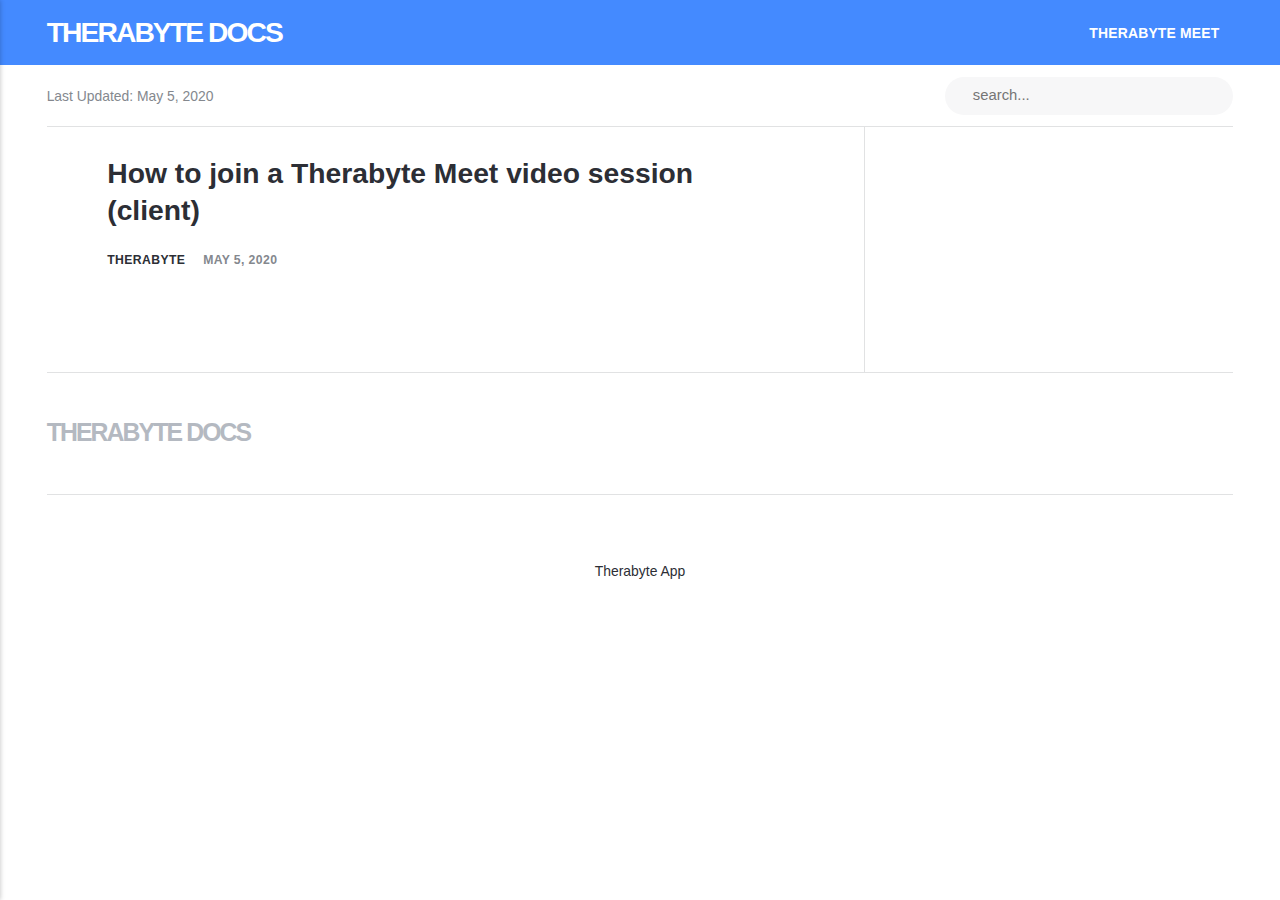
<file: index.html>
<!DOCTYPE html><html lang="en"><head><meta charset="utf-8"><meta http-equiv="X-UA-Compatible" content="IE=edge"><meta name="viewport" content="width=device-width,initial-scale=1"><title>Therabyte Docs</title><meta name="robots" content="noindex,nofollow"><meta name="generator" content="Publii Open-Source CMS for Static Site"><link rel="alternate" type="application/atom+xml" href="https://therabyte-app.github.io/feed.xml"><link rel="alternate" type="application/json" href="https://therabyte-app.github.io/feed.json"><meta property="og:title" content="Therabyte Docs"><meta property="og:site_name" content="Therabyte Docs"><meta property="og:description" content=""><meta property="og:url" content="https://therabyte-app.github.io/"><meta property="og:type" content="website"><style>:root {
                --body-font: -apple-system, BlinkMacSystemFont, "Segoe UI", Roboto, Oxygen, Ubuntu, Cantarell, "Fira Sans", "Droid Sans", "Helvetica Neue", Arial, sans-serif, "Apple Color Emoji", "Segoe UI Emoji", "Segoe UI Symbol";
                --heading-font: var(--body-font);
                --post-entry-font: var(--body-font);
                --logo-font: var(--body-font);
                --menu-font: var(--body-font)
            }</style><link rel="stylesheet" href="https://therabyte-app.github.io/assets/css/style.css?v=1eb74213dae241045d1b40fe8de5ded4"><script type="application/ld+json">{"@context":"http://schema.org","@type":"Organization","name":"Therabyte Docs","url":"https://therabyte-app.github.io/"}</script></head><body><header class="topbar" id="js-header"><div class="topbar__inner"><a class="logo" href="https://therabyte-app.github.io/">Therabyte Docs</a><nav class="navbar"><button class="navbar__toggle" aria-label="Menu" aria-haspopup="true" aria-expanded="false"><span class="navbar__toggle-box"><span class="navbar__toggle-inner">Menu</span></span></button><ul class="navbar__menu"><li><a href="https://therabyte-app.github.io/how-to-join-a-therabyte-meet-video-session-client/" target="_self">Therabyte Meet</a></li></ul></nav></div></header><div class="content"><div class="infobar"><div class="infobar__update">Last Updated: <time datetime="2020-05-05T04:08">May 5, 2020</time></div><div class="infobar__search"><form action="https://therabyte-app.github.io/search.html"><input type="search" name="q" placeholder=" search..."> <button type="submit" aria-label="Search"><svg width="15px" height="14px"><use xlink:href="https://therabyte-app.github.io/assets/svg/svg-map.svg#search"/></svg></button></form></div></div><main class="main l-grid l-grid--2col-1-4"><article class="c-card"><div class="c-card__wrapper"><header class="u-header"><h1 class="c-card__title"><a href="https://therabyte-app.github.io/how-to-join-a-therabyte-meet-video-session-client/">How to join a Therabyte Meet video session (client)</a></h1><div class="u-header__meta u-small"><div><a href="https://therabyte-app.github.io/authors/therabyte/" title="Therabyte">Therabyte</a> <time datetime="2020-05-05T03:05">May 5, 2020</time></div></div></header></div></article></main><div class="sidebar"></div><footer class="footer"><a class="footer__logo" href="https://therabyte-app.github.io/">Therabyte Docs</a><nav><ul class="footer__nav"></ul></nav><div class="footer__copyright"><p><a href="https://therabyte.app" target="_blank" rel="noopener">Therabyte App</a></p></div></footer></div><script>window.publiiThemeMenuConfig = {    
        mobileMenuMode: 'sidebar',
        animationSpeed: 300,
        submenuWidth: 'auto',
        doubleClickTime: 500,
        mobileMenuExpandableSubmenus: true, 
        relatedContainerForOverlayMenuSelector: '.navbar',
   };</script><script defer="defer" src="https://therabyte-app.github.io/assets/js/scripts.min.js?v=225cfb4a7e546edee710c4f1208e81e2"></script><script>var images = document.querySelectorAll('img[loading]');

      for (var i = 0; i < images.length; i++) {
         if (images[i].complete) {
               images[i].classList.add('is-loaded');
         } else {
               images[i].addEventListener('load', function () {
                  this.classList.add('is-loaded');
               }, false);
         }
      }</script></body></html>
</file>
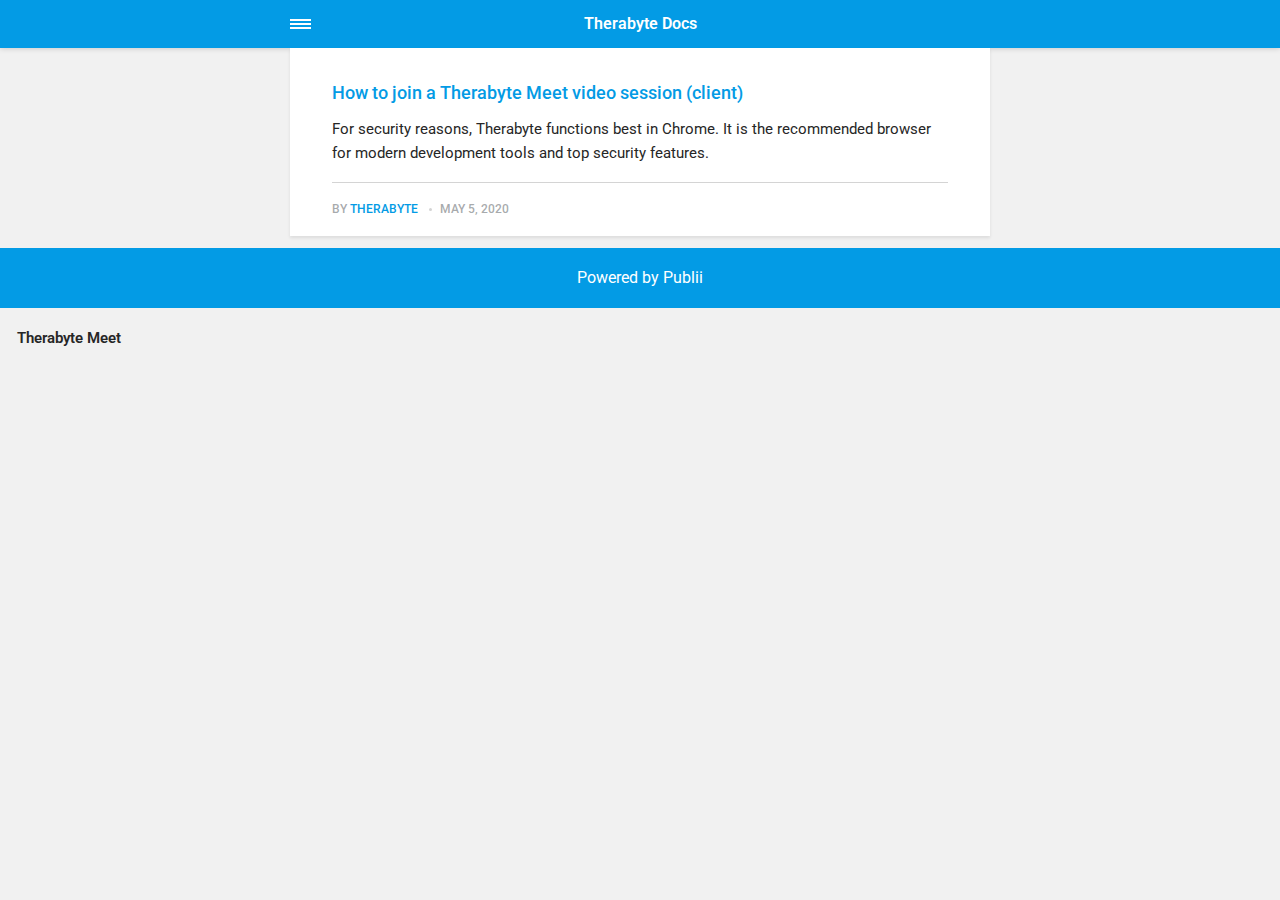
<file: amp/index.html>
<!doctype html><html amp lang="en"><head><meta charset="utf-8"><title>Therabyte Docs</title><link rel="canonical" href="https://therabyte-app.github.io/"><meta name="viewport" content="width=device-width,minimum-scale=1,initial-scale=1"><link href="https://fonts.googleapis.com/css?family=Roboto:400,700&display=swap" rel="stylesheet" type="text/css"><script async custom-element="amp-sidebar" src="https://cdn.ampproject.org/v0/amp-sidebar-0.1.js"></script><script async custom-element="amp-iframe" src="https://cdn.ampproject.org/v0/amp-iframe-0.1.js"></script><script async custom-element="amp-video" src="https://cdn.ampproject.org/v0/amp-video-0.1.js"></script><script type="application/ld+json">{"@context":"http://schema.org","@type":"Organization","name":"Therabyte Docs","url":"https://therabyte-app.github.io/amp/"}</script><style amp-custom>article,
aside,
footer,
header,
hgroup,
main,
nav,
section {
  display: block; }

*,
*:before,
*:after {
  -webkit-box-sizing: content-box;
  box-sizing: content-box;
  margin: 0;
  padding: 0; }

li {
  list-style: none; }

amp-img {
  max-width: 100%; }

button,
input,
select,
textarea {
  font: inherit; }

html {
  font-size: 1rem; }

body {
  background: #f1f1f1;
  color: #262626;
  font-family: -apple-system, BlinkMacSystemFont, "Segoe UI", Roboto, Oxygen-Sans, Ubuntu, Cantarell, "Helvetica Neue", sans-serif;
  line-height: 1.6; }

a {
  color:  #039be5;
  text-decoration: none;
  -webkit-transition: all 0.12s linear 0s;
  -o-transition: all 0.12s linear 0s;
  transition: all 0.12s linear 0s; }

a:hover {
  color: #262626;
  text-decoration: underline;
  -webkit-text-decoration-skip: ink;
  text-decoration-skip: ink; }

a:active {
  color: #262626; }

a:focus {
  outline: 2px dotted #039be5; }

figure,
blockquote,
p,
ul,
ol,
dl,
table,
hr,
fieldset {
  margin-top: 1.6rem; }

h1,
h2,
h3,
h4,
h5,
h6 {
  color: #262626;
  font-family: -apple-system, BlinkMacSystemFont, "Segoe UI", Roboto, Oxygen-Sans, Ubuntu, Cantarell, "Helvetica Neue", sans-serif;
  font-weight: 500;
  line-height: 1.2;
  margin-top: 2.13333rem; }

h1 {
  font-size: 1.67583rem;
  font-weight: normal; }

h2 {
  font-size: 1.4729rem; }

h3 {
  font-size: 1.29454rem; }

h4 {
  font-size: 1.13778rem; }

h5 {
  font-size: 1rem; }

h6 {
  font-size: 0.87891rem; }

h2 + p,
h3 + p,
h4 + p,
h5 + p,
h6 + p {
  margin-top: 0.8rem; }

b,
strong {
  font-weight: 600; }

blockquote {
  color: #6c7175;
  font-family: "Droid Serif", "Times", "Source Serif Pro", serif;
  font-style: italic;
  padding: 1.33333rem 0.53333rem 1.33333rem 3.2rem;
  position: relative; }
  blockquote:before {
    display: block;
    content: "\201C";
    font-size: 4.41226rem;
    position: absolute;
    left: 0;
    top: -12px;
    color: rgba(108, 113, 117, 0.5); }
  blockquote > :nth-child(1) {
    margin-top: 0; }

ul,
ol {
  margin-left: 2rem; }
  ul > li,
  ol > li {
    list-style: inherit;
    padding: 0 0 0.26667rem 0.26667rem; }

dl dt {
  color: #262626;
  font-weight: 600; }

code,
pre {
  background-color: #f1f1f1;
  font-family: monospace; }

pre {
  margin: 1.6rem 0 0;
  padding: 1.6rem;
  white-space: pre-wrap;
  word-wrap: break-word;
  overflow-x: auto; }
  pre > code {
    color: #262626;
    padding: 0; }

code {
  border-radius: 3px;
  color: #262626;
  padding: 0.26667rem 0.53333rem; }

table {
  border-collapse: collapse;
  border-spacing: 0;
  border: 1px solid #d4d4d4;
  width: 100%;
  overflow-x: auto;
  vertical-align: top;
  text-align: left;
  white-space: nowrap; }
  table th {
    font-weight: 500;
    padding: 0.53333rem 1.06667rem; }
  table tr {
    border-bottom: 1px solid #d4d4d4; }
    table tr:nth-child(2n) {
      background: #f1f1f1; }
  table td {
    padding: 0.53333rem 1.06667rem; }

figcaption {
  clear: both;
  color: rgba(108, 113, 117, 0.6);
  font-size: 0.82397rem;
  margin: 0.8rem 0 0;
  text-align: center; }

sub,
sup {
  font-size: 65%; }

hr {
  border: 0;
  height: 0;
  border-top: 1px solid rgba(0, 0, 0, 0.1);
  border-bottom: 1px solid rgba(255, 255, 255, 0.3); }

.btn, [type=button],
[type=submit],
button {
  background: #039be5;
  border: none;
  border-radius: 2px;
  color: #ffffff;
  cursor: pointer;
  display: inline-block;
  font-size: 0.87891rem;
  font-weight: 500;
  line-height: 1.9;
  padding: 0.53333rem 1.33333rem;
  text-align: center;
  text-decoration: none;
  -webkit-transition: all .15s ease;
  -o-transition: all .15s ease;
  transition: all .15s ease;
  width: auto; }
  .btn:hover, [type=button]:hover,
  [type=submit]:hover,
  button:hover {
    background: #262626;
    color: #ffffff; }
  .btn:focus, [type=button]:focus,
  [type=submit]:focus,
  button:focus {
    outline: none; }
  .btn-outline {
    border: 1px solid #ddd;
    background: #ffffff;
    border-radius: 3px;
    color: #262626; }

[type=button],
[type=submit],
button {
  text-transform: uppercase;
  -webkit-appearance: none;
  -moz-appearance: none; }

.navbar {
  background: #039be5;
  -webkit-box-shadow: 0 0 6px 0 rgba(0, 0, 0, 0.2);
  box-shadow: 0 0 6px 0 rgba(0, 0, 0, 0.2);
  line-height: 3;
  max-height: 4rem; }
  .navbar > div {
    -webkit-box-align: center;
    -ms-flex-align: center;
    align-items: center;
    display: -webkit-box;
    display: -ms-flexbox;
    display: flex;
    -webkit-box-pack: center;
    -ms-flex-pack: center;
    justify-content: center;
    text-align: left;
    max-width: 700px;
    margin: 0 auto; }
  .navbar a {
    color: #ffffff;
    text-decoration: none; }
  .navbar-sidebar-toggle {
    left: 0;
    position: relative;
    text-indent: -99999rem; }
    .navbar-sidebar-toggle:before {
      content: "";
      display: block;
      border-top: 0.375rem double #ffffff;
      border-bottom: 0.125rem solid #ffffff;
      height: 0.125rem;
      position: absolute;
      text-indent: 0;
      top: 50%;
      width: 1.3rem;
      -webkit-transform: translate(0px, -50%);
      -ms-transform: translate(0px, -50%);
      transform: translate(0px, -50%); }


.logo {
            display: inline-block;
  font-weight: 600;
  line-height: 1;
            margin: 0 auto;
            height: 2rem;
            text-indent: -9999px;
            width: 240px;vertical-align: middle;
        }
        .logo.logo-text {
            line-height: 2;
            text-align: center;
            text-indent: 0;
        }

amp-sidebar {
  background: #ffffff;
  width: 240px; }
  amp-sidebar > ul {
    margin: 0.8rem 0 0;
    padding: 0; }
    amp-sidebar > ul ul {
      border-left: 1px solid #d4d4d4;
      margin: 0.53333rem 0 0; }
    amp-sidebar > ul li {
      color: #262626;
      font-size: 0.9375rem;
      font-weight: 600;
      list-style: none;
      line-height: 1.4;
      padding: 0.42667rem 1.06667rem; }
      amp-sidebar > ul li li {
        font-weight: normal;
        padding: 0.26667rem 0 0.26667rem 1.06667rem; }
    amp-sidebar > ul a,
    amp-sidebar > ul a:visited {
      color: #262626; }

.bg-white {
  background: #ffffff; }

.wrap-page {
  max-width: 700px;
  margin: 0 auto; }

@media all and (max-width: 43.6875em) {
  .wrap-inner {
    padding: 0 6%; } }

.page-title {
  background: #ffffff;
  -webkit-box-shadow: 0 2px 3px rgba(38, 38, 38, 0.1);
  box-shadow: 0 2px 3px rgba(38, 38, 38, 0.1);
  margin-bottom: 0.8rem;
  padding: 1.6rem 6%; }
  .page-title > h1 {
    margin: 0;
    font-size: 1.29454rem; }
  .page-title > p {
    font-size: 0.87891rem;
    color: #6c7175;
    line-height: 1.3;
    margin: 0.26667rem 0 0; }
  .page-title-author {
    border-radius: 50%;
    float: left;
    height: 2.5rem;
    width: 2.5rem; }
    .page-title-author + h1 {
      margin-left: 3.5rem; }
      .page-title-author + h1 + p {
        margin-left: 3.5rem; }

.card {
  background: #ffffff;
  -webkit-box-shadow: 0 2px 3px rgba(38, 38, 38, 0.1);
  box-shadow: 0 2px 3px rgba(38, 38, 38, 0.1);
  margin-bottom: 0.8rem;
  padding-bottom: 1.06667rem; }

  .card-meta {
    border-top: 1px solid #d4d4d4;
    color: rgba(108, 113, 117, 0.6);
    font-size: 0.7242rem;
    font-weight: 500;
    margin-top: 1.06667rem;
    padding-top: 1.06667rem;
    text-transform: uppercase; }
    .card-meta a + time:before {
      content: "";
      background: #d4d4d4;
      display: inline-block;
      height: 3px;
      margin: 0 8px;
      width: 3px;
      vertical-align: middle;
      border-radius: 50%; }
  .card-text {
    font-size: 0.9375rem;
    overflow: hidden;
    padding: 0 6%; }
    .card-text h2 {
      font-size: 1.13778rem; }

.post {
  margin-bottom: 2.13333rem; }
  .post-featured-image {
    margin-top: 0;
    position: relative; }
    .post-featured-image > figcaption {
      background: rgba(0, 0, 0, 0.5);
      border-radius: 3px;
      color: #ffffff;
      position: absolute;
      bottom: 0.8rem;
      padding: 0 0.26667rem;
      right: 6%; }
  .post-header {
    margin-bottom: 2.13333rem; }
  .post-meta {
    border-bottom: 1px solid #d4d4d4;
    color: rgba(108, 113, 117, 0.6);
    font-size: 0.7242rem;
    font-weight: 500;
    margin-top: 1.06667rem;
    padding-bottom: 1.06667rem;
    text-transform: uppercase; }
    .post-meta a + time:before {
      content: "";
      background: #d4d4d4;
      display: inline-block;
      height: 3px;
      margin: 0 8px;
      width: 3px;
      vertical-align: middle;
      border-radius: 50%; }
  .post-tag {
    margin: 0; }
    .post-tag > li {
      display: inline-block;
      padding: 0; }
      .post-tag > li a {
        background: #f1f1f1;
        border-radius: 2px;
        color: #6c7175;
        font-size: 0.77248rem;
        display: inline-block;
        margin: 0 0.26667rem 0.26667rem 0;
        padding: 0.26667rem 0.53333rem; }
        .post-tag > li a:hover {
          background: #039be5;
          color: #ffffff;
          text-decoration: none; }
  .post-share {
    display: -webkit-box;
    display: -ms-flexbox;
    display: flex;
    -webkit-box-orient: horizontal;
    -webkit-box-direction: normal;
    -ms-flex-direction: row;
    flex-direction: row;
    -webkit-box-pack: justify;
    -ms-flex-pack: justify;
    justify-content: space-between;
    margin-top: 1.6rem;
    width: 100%; }
    .post-share amp-social-share {
      -webkit-box-flex: 1;
      -ms-flex: 1 0 auto;
      flex: 1 0 auto;
      background-size: 24px; }
  .post-scroll {
    color: #ffffff;
    background: #039be5;
    bottom: 10px;
    border-radius: 50%;
    border: none;
    -webkit-box-shadow: 0 1px 1.5px 0 rgba(38, 38, 38, 0.12), 0 1px 1px 0 rgba(38, 38, 38, 0.24);
    box-shadow: 0 1px 1.5px 0 rgba(38, 38, 38, 0.12), 0 1px 1px 0 rgba(38, 38, 38, 0.24);
    font-size: 1.13778rem;
    height: 46px;
    opacity: 0;
    outline: none;
    position: fixed;
    padding: 0;
    right: 4%;
    visibility: hidden;
    width: 46px;
    z-index: 9999; }
    .post-scroll-marker {
      height: 0px;
      position: absolute;
      top: 100px;
      width: 0px; }
        .post-pagination {
    background: #f1f1f1;
    -webkit-box-shadow: inset 0 2px 3px rgba(38, 38, 38, 0.1);
    box-shadow: inset 0 2px 3px rgba(38, 38, 38, 0.1);
    border-top: 1px solid #d4d4d4;
    padding: 1.06667rem 0; }
    .post-pagination > div {
      line-height: 1.2;
      padding: 0.53333rem 1.06667rem;
      text-align: center; }
      .post-pagination > div span {
        display: block;
        color: #6c7175;
        font-size: 0.7242rem;
        font-weight: 500;
        margin-bottom: 0.26667rem;
        text-transform: uppercase; }
    .post-pagination-prev a:before {
      content: "\2190";
      margin-right: 0.26667rem; }
    .post-pagination-next a:after {
      content: "\2192";
      margin-left: 0.26667rem; }

aside {
  margin: 1.6rem 0 0; }

.align-left {
  text-align: left; }

.align-right {
  text-align: right; }

.align-center {
  text-align: center; }

.align-justify {
  text-align: justify; }

.msg {
  border-left: 2px solid transparent;
  padding: 1.06667rem 1.06667rem; }
  .msg--highlight {
    background-color: #fff8e6;
    border-color: #e2ac4f; }
  .msg--info {
    background: rgba(45, 97, 201, 0.03);
    border-color: #039be5; }
  .msg--success {
    background: #f7fbf6;
    border-color: #5ab44b; }
  .msg--warning {
    background: #fff3f3;
    border-color: #c06367;
    color: #a94442; }

.dropcap:first-letter {
  float: left;
  font-family: -apple-system, BlinkMacSystemFont, "Segoe UI", Roboto, Oxygen-Sans, Ubuntu, Cantarell, "Helvetica Neue", sans-serif;
  font-size: 2.16943rem;
  line-height: 0.7;
  margin-right: 0.53333rem;
  padding: 0.53333rem 0.53333rem 0.53333rem 0; }

.pagination {
  display: -webkit-box;
  display: -ms-flexbox;
  display: flex;
  -webkit-box-pack: justify;
  -ms-flex-pack: justify;
  justify-content: space-between;
  margin: 0.8rem 0; }
  .pagination > a {
    padding-left: 0;
    padding-right: 0;
    width: 49%; }
  .pagination-right {
    margin-left: auto; }

.bottom {
  background: #039be5;
  color: #ffffff;
  padding: 1.06667rem 4%;
  text-align: center; }</style><style amp-boilerplate>body{-webkit-animation:-amp-start 8s steps(1,end) 0s 1 normal both;-moz-animation:-amp-start 8s steps(1,end) 0s 1 normal both;-ms-animation:-amp-start 8s steps(1,end) 0s 1 normal both;animation:-amp-start 8s steps(1,end) 0s 1 normal both}@-webkit-keyframes -amp-start{from{visibility:hidden}to{visibility:visible}}@-moz-keyframes -amp-start{from{visibility:hidden}to{visibility:visible}}@-ms-keyframes -amp-start{from{visibility:hidden}to{visibility:visible}}@-o-keyframes -amp-start{from{visibility:hidden}to{visibility:visible}}@keyframes -amp-start{from{visibility:hidden}to{visibility:visible}}</style><noscript><style amp-boilerplate>body{-webkit-animation:none;-moz-animation:none;-ms-animation:none;animation:none}</style></noscript><script async src="https://cdn.ampproject.org/v0.js"></script><script custom-element="amp-animation" src="https://cdn.ampproject.org/v0/amp-animation-0.1.js" async></script><script custom-element="amp-position-observer" src="https://cdn.ampproject.org/v0/amp-position-observer-0.1.js" async></script></head><body><nav class="navbar wrap-inner" id="top"><div><a on="tap:navbar-sidebar.toggle" class="navbar-sidebar-toggle" title="Menu">Menu</a> <a class="logo logo-text" href="https://therabyte-app.github.io/amp/">Therabyte Docs</a></div></nav><main class="wrap-page"><article class="card"><div class="card-text"><h2><a href="https://therabyte-app.github.io/amp/how-to-join-a-therabyte-meet-video-session-client/">How to join a Therabyte Meet video session (client)</a></h2><p>For security reasons, Therabyte functions best in Chrome. It is the recommended browser for modern development tools and top security features.</p><p class="card-meta">By <a href="https://therabyte-app.github.io/amp/authors/therabyte/" rel="nofollow" title="Therabyte">Therabyte</a> <time datetime="2020-05-05T03:05">May 5, 2020</time></p></div></article></main><amp-animation id="showAnim" layout="nodisplay"><script type="application/json">{
                    "duration": "200ms",
                    "fill": "both",
                    "iterations": "1",
                    "direction": "alternate",
                    "animations": [{
                        "selector": ".post-scroll",
                        "keyframes": [{
                            "opacity": "1",
                            "visibility": "visible",
                            "transform": "scale(1)"
                        }]
                    }]
                }</script></amp-animation><amp-animation id="hideAnim" layout="nodisplay"><script type="application/json">{
                    "duration": "200ms",
                    "fill": "both",
                    "iterations": "1",
                    "direction": "alternate",
                    "animations": [{
                        "selector": ".post-scroll",
                        "keyframes": [{
                            "opacity": "0",
                            "visibility": "hidden",
                            "transform": "scale(0.1)"
                        }]
                    }]
                }</script></amp-animation><div class="post-scroll-marker"><amp-position-observer on="enter:hideAnim.start; exit:showAnim.start" layout="nodisplay"></amp-position-observer></div><button class="post-scroll" on="tap:top.scrollTo(duration=200)">&#8593;</button><footer class="bottom">Powered by Publii</footer><amp-sidebar id="navbar-sidebar" layout="nodisplay"><ul><li><a href="https://therabyte-app.github.io/amp/how-to-join-a-therabyte-meet-video-session-client/">Therabyte Meet</a></li></ul></amp-sidebar></body></html>
</file>
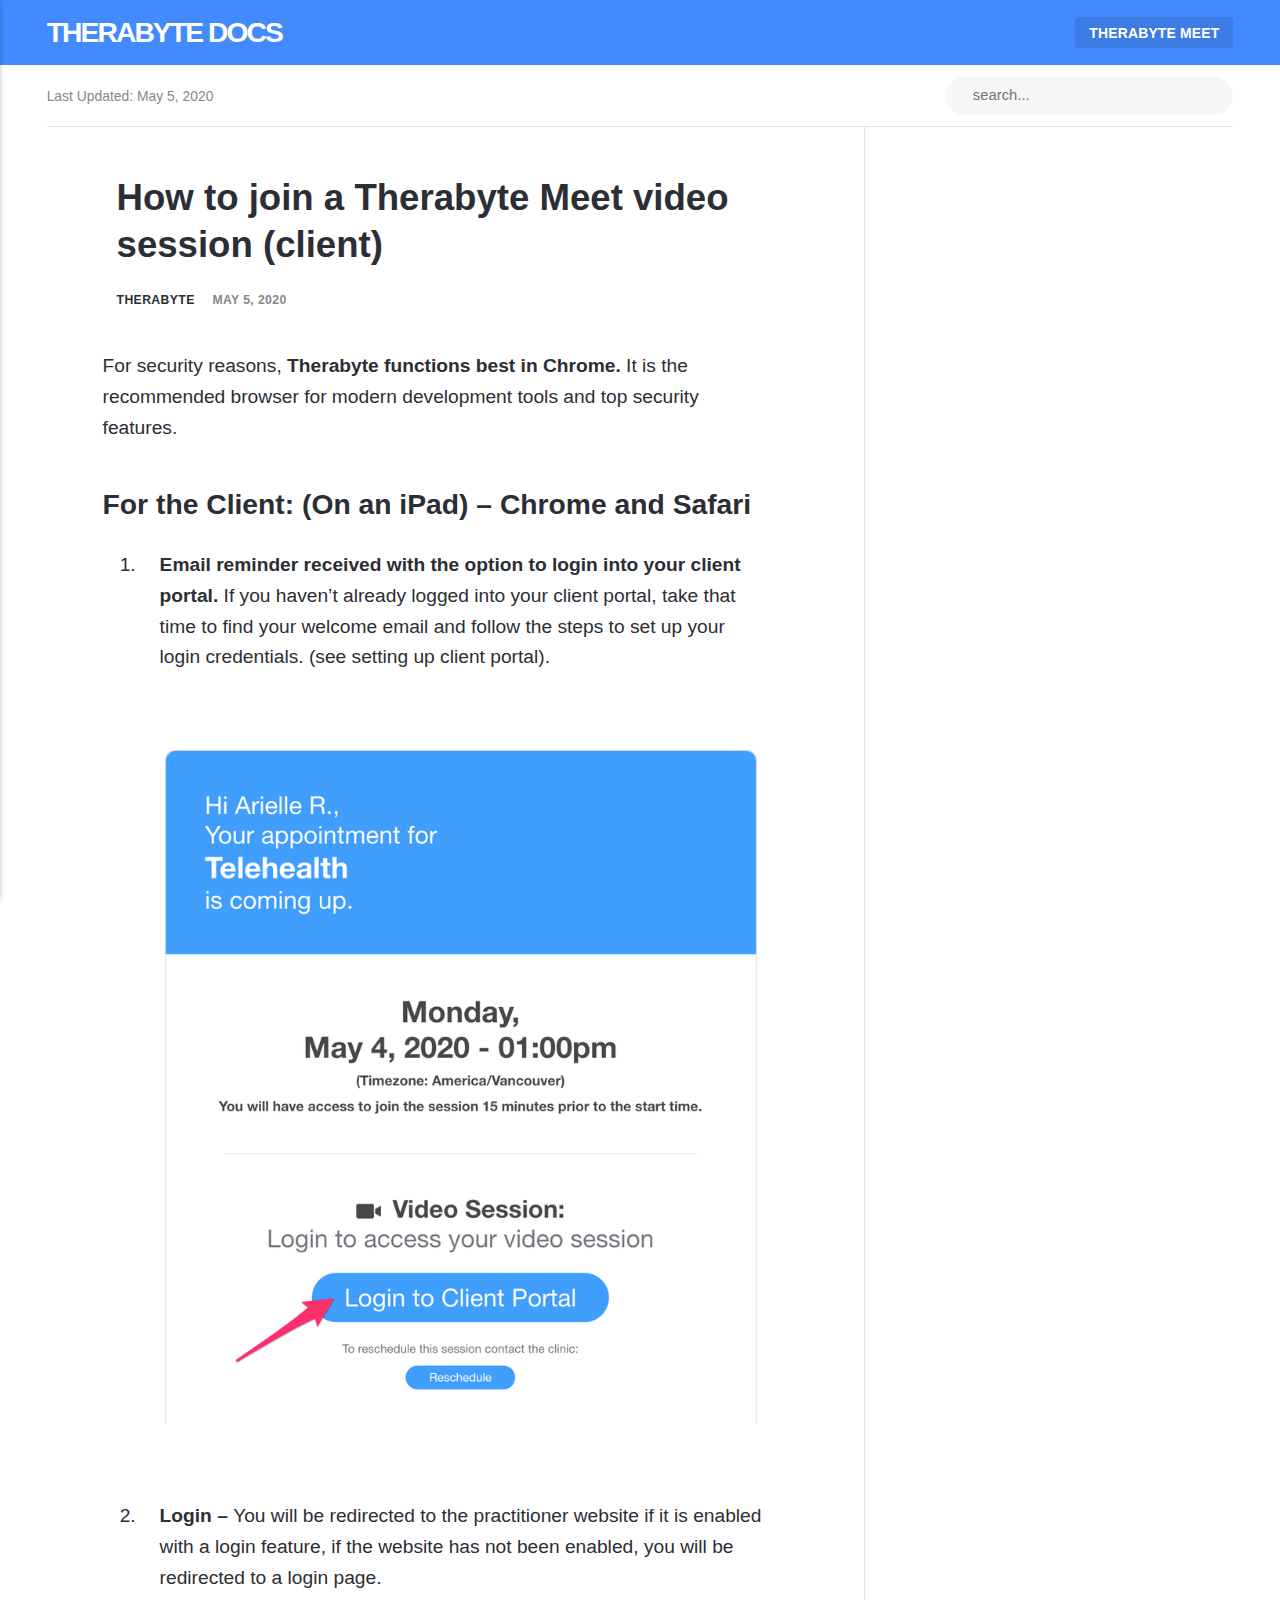
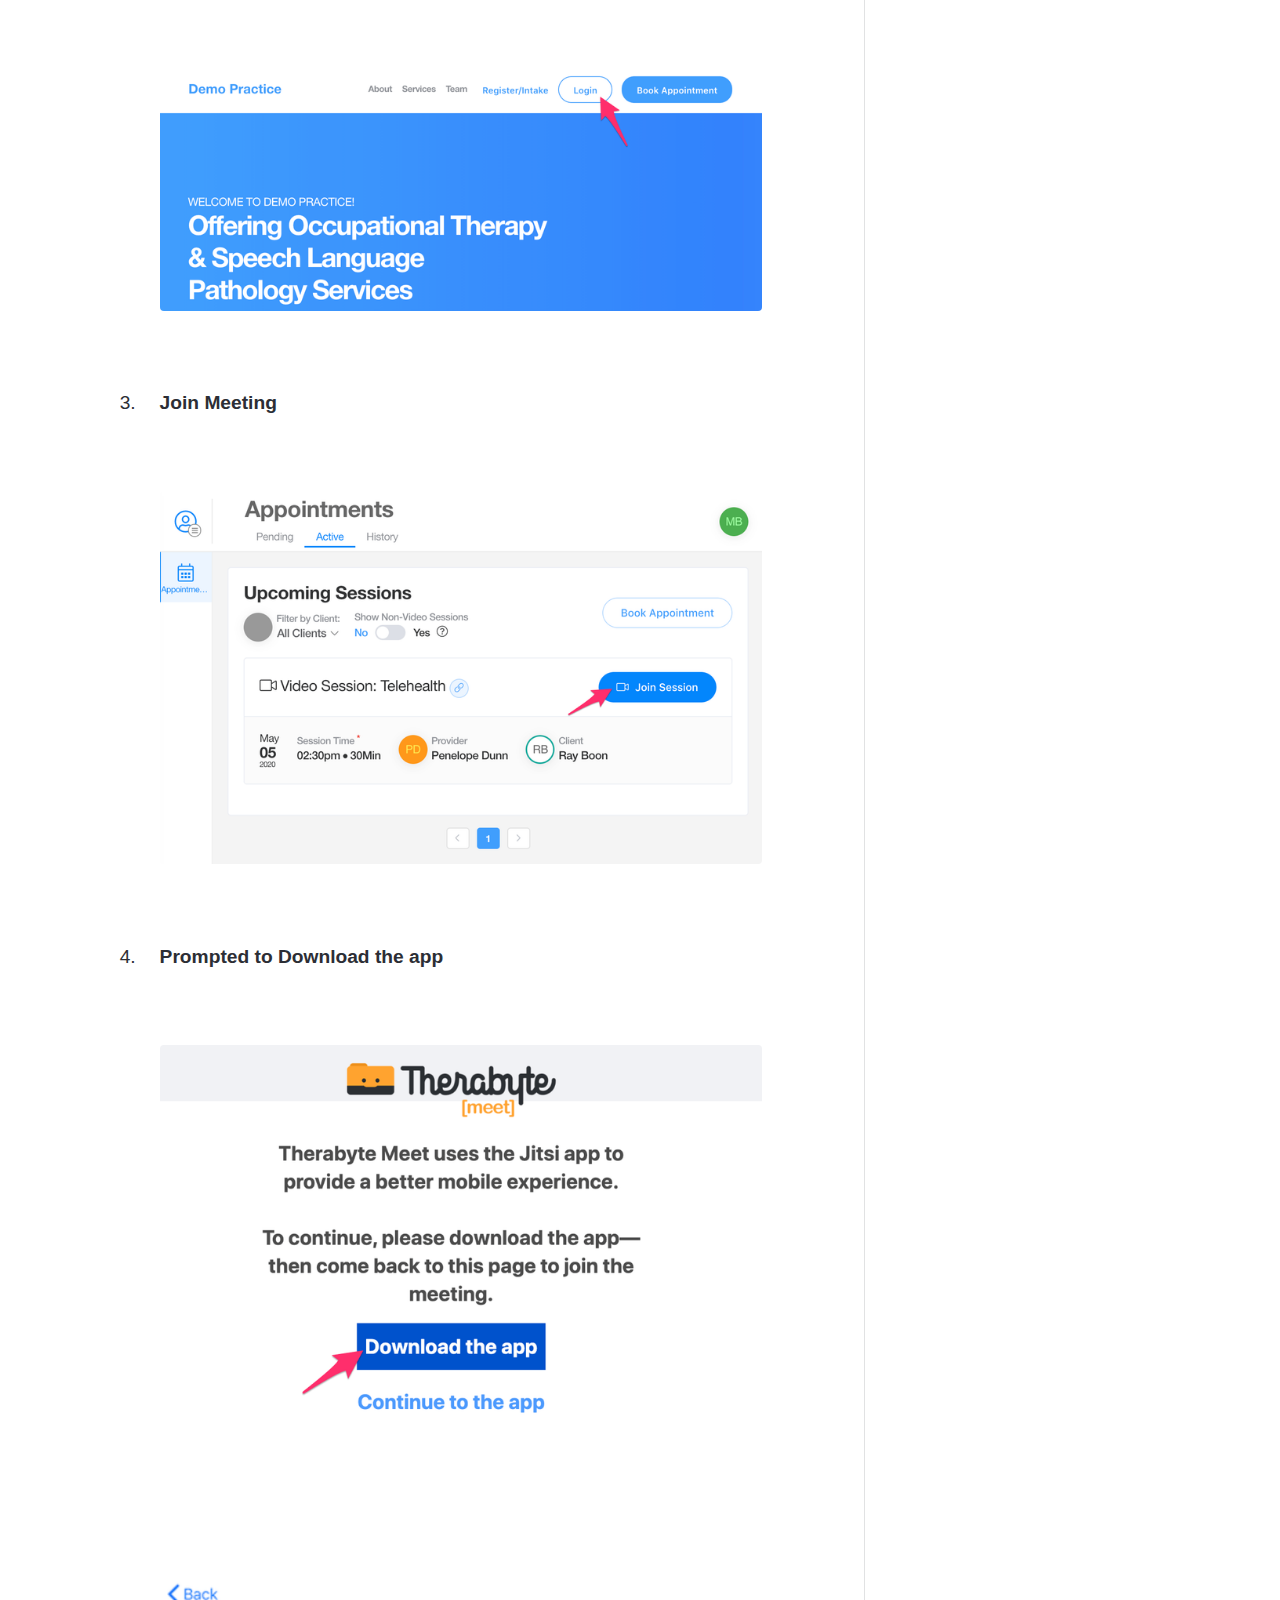
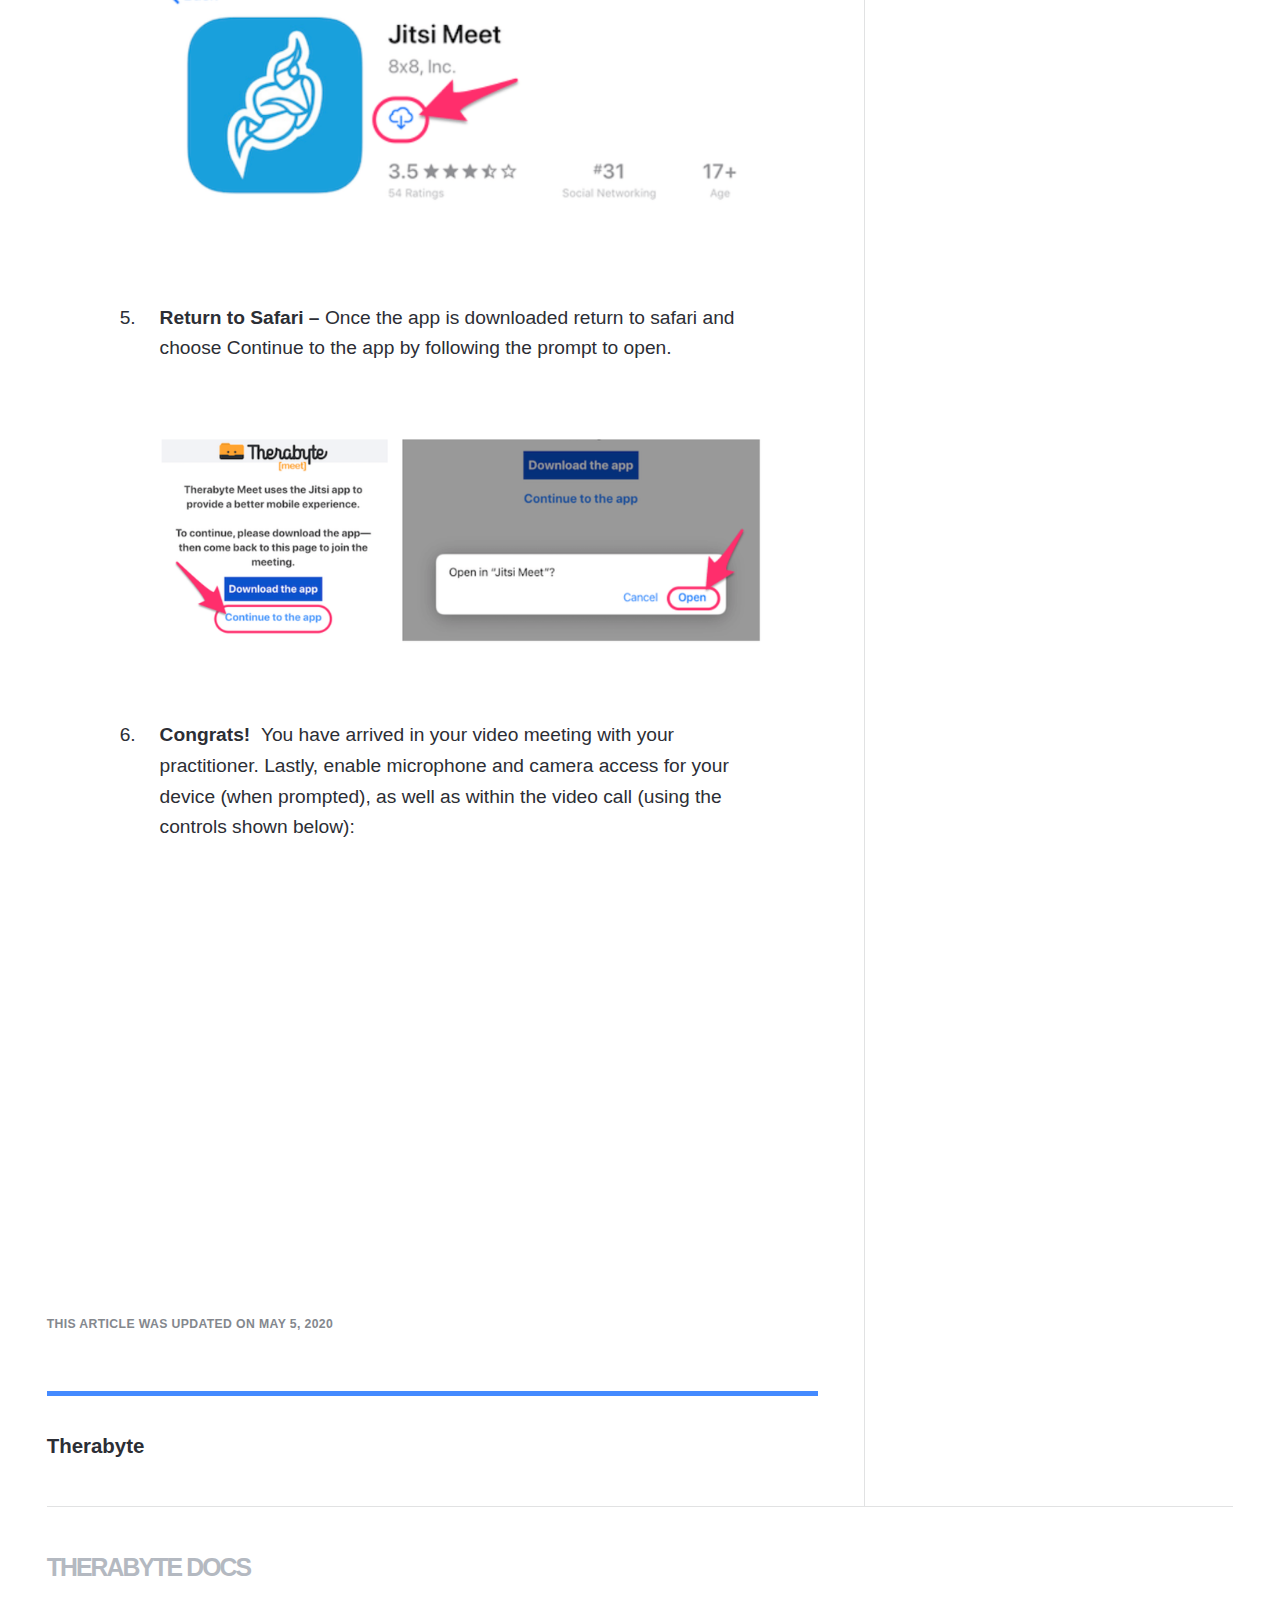
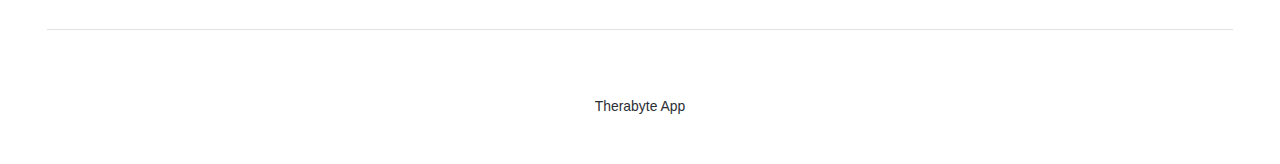
<file: how-to-join-a-therabyte-meet-video-session-client/index.html>
<!DOCTYPE html><html lang="en"><head><meta charset="utf-8"><meta http-equiv="X-UA-Compatible" content="IE=edge"><meta name="viewport" content="width=device-width,initial-scale=1"><title>How to join a Therabyte Meet video session (client) - Therabyte Docs</title><meta name="robots" content="noindex,nofollow"><meta name="generator" content="Publii Open-Source CMS for Static Site"><link rel="alternate" type="application/atom+xml" href="https://therabyte-app.github.io/feed.xml"><link rel="alternate" type="application/json" href="https://therabyte-app.github.io/feed.json"><meta property="og:title" content="How to join a Therabyte Meet video session (client)"><meta property="og:site_name" content="Therabyte Docs"><meta property="og:description" content="For security reasons, Therabyte functions best in Chrome. It is the recommended browser for modern development tools and top security features. "><meta property="og:url" content="https://therabyte-app.github.io/how-to-join-a-therabyte-meet-video-session-client/"><meta property="og:type" content="article"><style>:root {
                --body-font: -apple-system, BlinkMacSystemFont, "Segoe UI", Roboto, Oxygen, Ubuntu, Cantarell, "Fira Sans", "Droid Sans", "Helvetica Neue", Arial, sans-serif, "Apple Color Emoji", "Segoe UI Emoji", "Segoe UI Symbol";
                --heading-font: var(--body-font);
                --post-entry-font: var(--body-font);
                --logo-font: var(--body-font);
                --menu-font: var(--body-font)
            }</style><link rel="stylesheet" href="https://therabyte-app.github.io/assets/css/style.css?v=1eb74213dae241045d1b40fe8de5ded4"><script type="application/ld+json">{"@context":"http://schema.org","@type":"Article","mainEntityOfPage":{"@type":"WebPage","@id":"https://therabyte-app.github.io/how-to-join-a-therabyte-meet-video-session-client/"},"headline":"How to join a Therabyte Meet video session (client)","datePublished":"2020-05-05T03:05","dateModified":"2020-05-05T03:38","description":"For security reasons, Therabyte functions best in Chrome. It is the recommended browser for modern development tools and top security features. ","author":{"@type":"Person","name":"Therabyte"},"publisher":{"@type":"Organization","name":"Therabyte"}}</script></head><body><header class="topbar" id="js-header"><div class="topbar__inner"><a class="logo" href="https://therabyte-app.github.io/">Therabyte Docs</a><nav class="navbar"><button class="navbar__toggle" aria-label="Menu" aria-haspopup="true" aria-expanded="false"><span class="navbar__toggle-box"><span class="navbar__toggle-inner">Menu</span></span></button><ul class="navbar__menu"><li class="active"><a href="https://therabyte-app.github.io/how-to-join-a-therabyte-meet-video-session-client/" target="_self">Therabyte Meet</a></li></ul></nav></div></header><div class="content"><div class="infobar"><div class="infobar__update">Last Updated: <time datetime="2020-05-05T04:08">May 5, 2020</time></div><div class="infobar__search"><form action="https://therabyte-app.github.io/search.html"><input type="search" name="q" placeholder=" search..."> <button type="submit" aria-label="Search"><svg width="15px" height="14px"><use xlink:href="https://therabyte-app.github.io/assets/svg/svg-map.svg#search"/></svg></button></form></div></div><main class="main"><article class="post"><header class="u-header post__header"><h1>How to join a Therabyte Meet video session (client)</h1><div class="u-header__meta u-small"><div><a href="https://therabyte-app.github.io/authors/therabyte/" title="Therabyte">Therabyte</a> <time datetime="2020-05-05T03:05">May 5, 2020</time></div></div></header><div class="post__entry u-inner"><p><span style="font-weight: 400;">For security reasons, </span><strong>Therabyte functions best in Chrome.</strong><span style="font-weight: 400;"> It is the recommended browser for modern development tools and top security features. </span></p><h3><strong>For the Client: (On an iPad) – Chrome and Safari</strong></h3><ol><li><strong>Email reminder received with the option to login into your client portal. </strong><span style="font-weight: 400;">If you haven’t already logged into your client portal, take that time to find your welcome email and follow the steps to set up your login credentials. (see setting up client portal).<br><br><figure class="post__image"><img loading="lazy" src="https://therabyte-app.github.io/media/posts/1//login_to_client_portal_email_min.png" sizes="(max-width: 48em) 100vw, 768px" srcset="https://therabyte-app.github.io/media/posts/1//responsive/login_to_client_portal_email_min-xs.png 300w, https://therabyte-app.github.io/media/posts/1//responsive/login_to_client_portal_email_min-sm.png 480w, https://therabyte-app.github.io/media/posts/1//responsive/login_to_client_portal_email_min-md.png 768w, https://therabyte-app.github.io/media/posts/1//responsive/login_to_client_portal_email_min-lg.png 1024w, https://therabyte-app.github.io/media/posts/1//responsive/login_to_client_portal_email_min-xl.png 1360w, https://therabyte-app.github.io/media/posts/1//responsive/login_to_client_portal_email_min-2xl.png 1600w" alt="" width="1220" height="1374"></figure><br><br></span></li><li><strong style="color: var(--text-editor-body-color); font-family: var(--font-base); font-size: inherit;">Login – </strong><span style="font-weight: 400;">You will be redirected to the practitioner website if it is enabled with a login feature, if the website has not been enabled, you will be redirected to a login page.<br><br><figure class="post__image"><img loading="lazy" src="https://therabyte-app.github.io/media/posts/1//website_login_button.png" sizes="(max-width: 48em) 100vw, 768px" srcset="https://therabyte-app.github.io/media/posts/1//responsive/website_login_button-xs.png 300w, https://therabyte-app.github.io/media/posts/1//responsive/website_login_button-sm.png 480w, https://therabyte-app.github.io/media/posts/1//responsive/website_login_button-md.png 768w, https://therabyte-app.github.io/media/posts/1//responsive/website_login_button-lg.png 1024w, https://therabyte-app.github.io/media/posts/1//responsive/website_login_button-xl.png 1360w, https://therabyte-app.github.io/media/posts/1//responsive/website_login_button-2xl.png 1600w" alt="" width="1536" height="624"></figure><br><br></span></li><li><strong>Join Meeting<br><br><figure class="post__image"><img loading="lazy" src="https://therabyte-app.github.io/media/posts/1//Join_Session_Button.png" sizes="(max-width: 48em) 100vw, 768px" srcset="https://therabyte-app.github.io/media/posts/1//responsive/Join_Session_Button-xs.png 300w, https://therabyte-app.github.io/media/posts/1//responsive/Join_Session_Button-sm.png 480w, https://therabyte-app.github.io/media/posts/1//responsive/Join_Session_Button-md.png 768w, https://therabyte-app.github.io/media/posts/1//responsive/Join_Session_Button-lg.png 1024w, https://therabyte-app.github.io/media/posts/1//responsive/Join_Session_Button-xl.png 1360w, https://therabyte-app.github.io/media/posts/1//responsive/Join_Session_Button-2xl.png 1600w" alt="" width="1584" height="980"></figure><br><br></strong></li><li><strong>Prompted to Download the app<br><br><figure class="post__image"><img loading="lazy" src="https://therabyte-app.github.io/media/posts/1//tb_meet_download_jitsi_app.png" sizes="(max-width: 48em) 100vw, 768px" srcset="https://therabyte-app.github.io/media/posts/1//responsive/tb_meet_download_jitsi_app-xs.png 300w, https://therabyte-app.github.io/media/posts/1//responsive/tb_meet_download_jitsi_app-sm.png 480w, https://therabyte-app.github.io/media/posts/1//responsive/tb_meet_download_jitsi_app-md.png 768w, https://therabyte-app.github.io/media/posts/1//responsive/tb_meet_download_jitsi_app-lg.png 1024w, https://therabyte-app.github.io/media/posts/1//responsive/tb_meet_download_jitsi_app-xl.png 1360w, https://therabyte-app.github.io/media/posts/1//responsive/tb_meet_download_jitsi_app-2xl.png 1600w" alt="" width="1062" height="732"></figure><br><br><figure class="post__image"><img loading="lazy" src="https://therabyte-app.github.io/media/posts/1//tb_meet_jitsi_appstore.png" sizes="(max-width: 48em) 100vw, 768px" srcset="https://therabyte-app.github.io/media/posts/1//responsive/tb_meet_jitsi_appstore-xs.png 300w, https://therabyte-app.github.io/media/posts/1//responsive/tb_meet_jitsi_appstore-sm.png 480w, https://therabyte-app.github.io/media/posts/1//responsive/tb_meet_jitsi_appstore-md.png 768w, https://therabyte-app.github.io/media/posts/1//responsive/tb_meet_jitsi_appstore-lg.png 1024w, https://therabyte-app.github.io/media/posts/1//responsive/tb_meet_jitsi_appstore-xl.png 1360w, https://therabyte-app.github.io/media/posts/1//responsive/tb_meet_jitsi_appstore-2xl.png 1600w" alt="" width="984" height="410"></figure><br><br></strong></li><li><strong>Return to Safari – </strong><span style="font-weight: 400;">Once the app is downloaded return to safari and choose Continue to the app by following the prompt to open. <br><br><figure class="post__image"><img loading="lazy" src="https://therabyte-app.github.io/media/posts/1//tb_meet_continue_to_app.png" sizes="(max-width: 48em) 100vw, 768px" srcset="https://therabyte-app.github.io/media/posts/1//responsive/tb_meet_continue_to_app-xs.png 300w, https://therabyte-app.github.io/media/posts/1//responsive/tb_meet_continue_to_app-sm.png 480w, https://therabyte-app.github.io/media/posts/1//responsive/tb_meet_continue_to_app-md.png 768w, https://therabyte-app.github.io/media/posts/1//responsive/tb_meet_continue_to_app-lg.png 1024w, https://therabyte-app.github.io/media/posts/1//responsive/tb_meet_continue_to_app-xl.png 1360w, https://therabyte-app.github.io/media/posts/1//responsive/tb_meet_continue_to_app-2xl.png 1600w" alt="" width="1470" height="504"></figure><br><br></span></li><li><strong>Congrats! </strong><span style="font-weight: 400;"> You have arrived in your video meeting with your practitioner. Lastly, enable microphone and camera access for your device (when prompted), as well as within the video call (using the controls shown below): </span><span style="font-weight: 400;"><br><br><figure class="post__image"><img loading="lazy" src="https://therabyte-app.github.io/media/posts/1//tb_meet_camera_microphone_enable.png" sizes="(max-width: 48em) 100vw, 768px" srcset="https://therabyte-app.github.io/media/posts/1//responsive/tb_meet_camera_microphone_enable-xs.png 300w, https://therabyte-app.github.io/media/posts/1//responsive/tb_meet_camera_microphone_enable-sm.png 480w, https://therabyte-app.github.io/media/posts/1//responsive/tb_meet_camera_microphone_enable-md.png 768w, https://therabyte-app.github.io/media/posts/1//responsive/tb_meet_camera_microphone_enable-lg.png 1024w, https://therabyte-app.github.io/media/posts/1//responsive/tb_meet_camera_microphone_enable-xl.png 1360w, https://therabyte-app.github.io/media/posts/1//responsive/tb_meet_camera_microphone_enable-2xl.png 1600w" alt="" width="1552" height="650"></figure><br></span></li></ol><p> </p></div><aside class="post__aside"><div class="post__last-updated u-small">This article was updated on May 5, 2020</div><div class="post__share"></div></aside><footer class="post__footer"><div class="post__bio box"><div><h4 class="h6"><a href="https://therabyte-app.github.io/authors/therabyte/" title="Therabyte">Therabyte</a></h4></div></div></footer></article></main><div class="sidebar"></div><footer class="footer"><a class="footer__logo" href="https://therabyte-app.github.io/">Therabyte Docs</a><nav><ul class="footer__nav"></ul></nav><div class="footer__copyright"><p><a href="https://therabyte.app" target="_blank" rel="noopener">Therabyte App</a></p></div></footer></div><script>window.publiiThemeMenuConfig = {    
        mobileMenuMode: 'sidebar',
        animationSpeed: 300,
        submenuWidth: 'auto',
        doubleClickTime: 500,
        mobileMenuExpandableSubmenus: true, 
        relatedContainerForOverlayMenuSelector: '.navbar',
   };</script><script defer="defer" src="https://therabyte-app.github.io/assets/js/scripts.min.js?v=225cfb4a7e546edee710c4f1208e81e2"></script><script>var images = document.querySelectorAll('img[loading]');

      for (var i = 0; i < images.length; i++) {
         if (images[i].complete) {
               images[i].classList.add('is-loaded');
         } else {
               images[i].addEventListener('load', function () {
                  this.classList.add('is-loaded');
               }, false);
         }
      }</script></body></html>
</file>
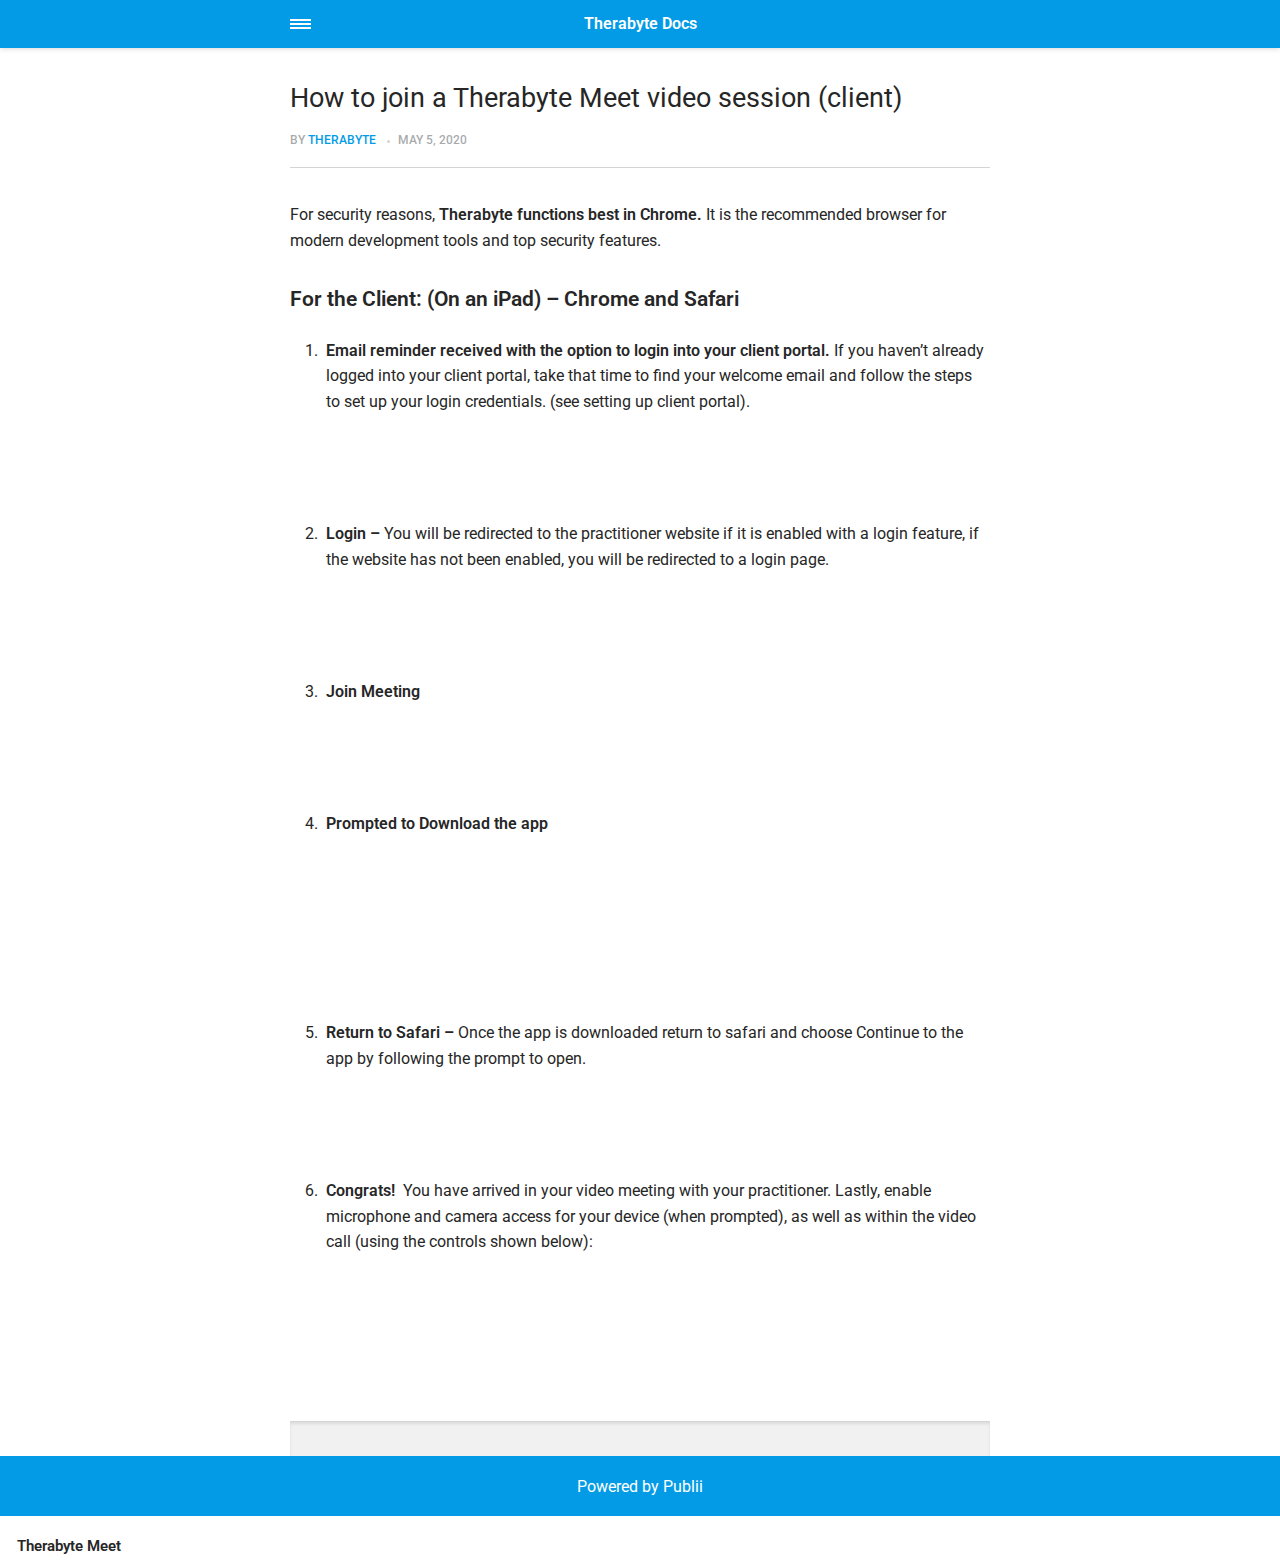
<file: amp/how-to-join-a-therabyte-meet-video-session-client/index.html>
<!doctype html><html amp lang="en"><head><meta charset="utf-8"><title>How to join a Therabyte Meet video session (client) - Therabyte Docs</title><link rel="canonical" href="https://therabyte-app.github.io/how-to-join-a-therabyte-meet-video-session-client/"><meta name="viewport" content="width=device-width,minimum-scale=1,initial-scale=1"><link href="https://fonts.googleapis.com/css?family=Roboto:400,700&display=swap" rel="stylesheet" type="text/css"><script async custom-element="amp-sidebar" src="https://cdn.ampproject.org/v0/amp-sidebar-0.1.js"></script><script async custom-element="amp-social-share" src="https://cdn.ampproject.org/v0/amp-social-share-0.1.js"></script><script async custom-element="amp-iframe" src="https://cdn.ampproject.org/v0/amp-iframe-0.1.js"></script><script async custom-element="amp-video" src="https://cdn.ampproject.org/v0/amp-video-0.1.js"></script><script type="application/ld+json">{"@context":"http://schema.org","@type":"Article","mainEntityOfPage":{"@type":"WebPage","@id":"https://therabyte-app.github.io/amp/how-to-join-a-therabyte-meet-video-session-client/"},"headline":"How to join a Therabyte Meet video session (client)","datePublished":"2020-05-05T03:05","dateModified":"2020-05-05T03:38","description":"For security reasons, Therabyte functions best in Chrome. It is the recommended browser for modern development tools and top security features. ","author":{"@type":"Person","name":"Therabyte"},"publisher":{"@type":"Organization","name":"Therabyte"}}</script><style amp-custom>article,
aside,
footer,
header,
hgroup,
main,
nav,
section {
  display: block; }

*,
*:before,
*:after {
  -webkit-box-sizing: content-box;
  box-sizing: content-box;
  margin: 0;
  padding: 0; }

li {
  list-style: none; }

amp-img {
  max-width: 100%; }

button,
input,
select,
textarea {
  font: inherit; }

html {
  font-size: 1rem; }

body {
  background: #f1f1f1;
  color: #262626;
  font-family: -apple-system, BlinkMacSystemFont, "Segoe UI", Roboto, Oxygen-Sans, Ubuntu, Cantarell, "Helvetica Neue", sans-serif;
  line-height: 1.6; }

a {
  color:  #039be5;
  text-decoration: none;
  -webkit-transition: all 0.12s linear 0s;
  -o-transition: all 0.12s linear 0s;
  transition: all 0.12s linear 0s; }

a:hover {
  color: #262626;
  text-decoration: underline;
  -webkit-text-decoration-skip: ink;
  text-decoration-skip: ink; }

a:active {
  color: #262626; }

a:focus {
  outline: 2px dotted #039be5; }

figure,
blockquote,
p,
ul,
ol,
dl,
table,
hr,
fieldset {
  margin-top: 1.6rem; }

h1,
h2,
h3,
h4,
h5,
h6 {
  color: #262626;
  font-family: -apple-system, BlinkMacSystemFont, "Segoe UI", Roboto, Oxygen-Sans, Ubuntu, Cantarell, "Helvetica Neue", sans-serif;
  font-weight: 500;
  line-height: 1.2;
  margin-top: 2.13333rem; }

h1 {
  font-size: 1.67583rem;
  font-weight: normal; }

h2 {
  font-size: 1.4729rem; }

h3 {
  font-size: 1.29454rem; }

h4 {
  font-size: 1.13778rem; }

h5 {
  font-size: 1rem; }

h6 {
  font-size: 0.87891rem; }

h2 + p,
h3 + p,
h4 + p,
h5 + p,
h6 + p {
  margin-top: 0.8rem; }

b,
strong {
  font-weight: 600; }

blockquote {
  color: #6c7175;
  font-family: "Droid Serif", "Times", "Source Serif Pro", serif;
  font-style: italic;
  padding: 1.33333rem 0.53333rem 1.33333rem 3.2rem;
  position: relative; }
  blockquote:before {
    display: block;
    content: "\201C";
    font-size: 4.41226rem;
    position: absolute;
    left: 0;
    top: -12px;
    color: rgba(108, 113, 117, 0.5); }
  blockquote > :nth-child(1) {
    margin-top: 0; }

ul,
ol {
  margin-left: 2rem; }
  ul > li,
  ol > li {
    list-style: inherit;
    padding: 0 0 0.26667rem 0.26667rem; }

dl dt {
  color: #262626;
  font-weight: 600; }

code,
pre {
  background-color: #f1f1f1;
  font-family: monospace; }

pre {
  margin: 1.6rem 0 0;
  padding: 1.6rem;
  white-space: pre-wrap;
  word-wrap: break-word;
  overflow-x: auto; }
  pre > code {
    color: #262626;
    padding: 0; }

code {
  border-radius: 3px;
  color: #262626;
  padding: 0.26667rem 0.53333rem; }

table {
  border-collapse: collapse;
  border-spacing: 0;
  border: 1px solid #d4d4d4;
  width: 100%;
  overflow-x: auto;
  vertical-align: top;
  text-align: left;
  white-space: nowrap; }
  table th {
    font-weight: 500;
    padding: 0.53333rem 1.06667rem; }
  table tr {
    border-bottom: 1px solid #d4d4d4; }
    table tr:nth-child(2n) {
      background: #f1f1f1; }
  table td {
    padding: 0.53333rem 1.06667rem; }

figcaption {
  clear: both;
  color: rgba(108, 113, 117, 0.6);
  font-size: 0.82397rem;
  margin: 0.8rem 0 0;
  text-align: center; }

sub,
sup {
  font-size: 65%; }

hr {
  border: 0;
  height: 0;
  border-top: 1px solid rgba(0, 0, 0, 0.1);
  border-bottom: 1px solid rgba(255, 255, 255, 0.3); }

.btn, [type=button],
[type=submit],
button {
  background: #039be5;
  border: none;
  border-radius: 2px;
  color: #ffffff;
  cursor: pointer;
  display: inline-block;
  font-size: 0.87891rem;
  font-weight: 500;
  line-height: 1.9;
  padding: 0.53333rem 1.33333rem;
  text-align: center;
  text-decoration: none;
  -webkit-transition: all .15s ease;
  -o-transition: all .15s ease;
  transition: all .15s ease;
  width: auto; }
  .btn:hover, [type=button]:hover,
  [type=submit]:hover,
  button:hover {
    background: #262626;
    color: #ffffff; }
  .btn:focus, [type=button]:focus,
  [type=submit]:focus,
  button:focus {
    outline: none; }
  .btn-outline {
    border: 1px solid #ddd;
    background: #ffffff;
    border-radius: 3px;
    color: #262626; }

[type=button],
[type=submit],
button {
  text-transform: uppercase;
  -webkit-appearance: none;
  -moz-appearance: none; }

.navbar {
  background: #039be5;
  -webkit-box-shadow: 0 0 6px 0 rgba(0, 0, 0, 0.2);
  box-shadow: 0 0 6px 0 rgba(0, 0, 0, 0.2);
  line-height: 3;
  max-height: 4rem; }
  .navbar > div {
    -webkit-box-align: center;
    -ms-flex-align: center;
    align-items: center;
    display: -webkit-box;
    display: -ms-flexbox;
    display: flex;
    -webkit-box-pack: center;
    -ms-flex-pack: center;
    justify-content: center;
    text-align: left;
    max-width: 700px;
    margin: 0 auto; }
  .navbar a {
    color: #ffffff;
    text-decoration: none; }
  .navbar-sidebar-toggle {
    left: 0;
    position: relative;
    text-indent: -99999rem; }
    .navbar-sidebar-toggle:before {
      content: "";
      display: block;
      border-top: 0.375rem double #ffffff;
      border-bottom: 0.125rem solid #ffffff;
      height: 0.125rem;
      position: absolute;
      text-indent: 0;
      top: 50%;
      width: 1.3rem;
      -webkit-transform: translate(0px, -50%);
      -ms-transform: translate(0px, -50%);
      transform: translate(0px, -50%); }


.logo {
            display: inline-block;
  font-weight: 600;
  line-height: 1;
            margin: 0 auto;
            height: 2rem;
            text-indent: -9999px;
            width: 240px;vertical-align: middle;
        }
        .logo.logo-text {
            line-height: 2;
            text-align: center;
            text-indent: 0;
        }

amp-sidebar {
  background: #ffffff;
  width: 240px; }
  amp-sidebar > ul {
    margin: 0.8rem 0 0;
    padding: 0; }
    amp-sidebar > ul ul {
      border-left: 1px solid #d4d4d4;
      margin: 0.53333rem 0 0; }
    amp-sidebar > ul li {
      color: #262626;
      font-size: 0.9375rem;
      font-weight: 600;
      list-style: none;
      line-height: 1.4;
      padding: 0.42667rem 1.06667rem; }
      amp-sidebar > ul li li {
        font-weight: normal;
        padding: 0.26667rem 0 0.26667rem 1.06667rem; }
    amp-sidebar > ul a,
    amp-sidebar > ul a:visited {
      color: #262626; }

.bg-white {
  background: #ffffff; }

.wrap-page {
  max-width: 700px;
  margin: 0 auto; }

@media all and (max-width: 43.6875em) {
  .wrap-inner {
    padding: 0 6%; } }

.page-title {
  background: #ffffff;
  -webkit-box-shadow: 0 2px 3px rgba(38, 38, 38, 0.1);
  box-shadow: 0 2px 3px rgba(38, 38, 38, 0.1);
  margin-bottom: 0.8rem;
  padding: 1.6rem 6%; }
  .page-title > h1 {
    margin: 0;
    font-size: 1.29454rem; }
  .page-title > p {
    font-size: 0.87891rem;
    color: #6c7175;
    line-height: 1.3;
    margin: 0.26667rem 0 0; }
  .page-title-author {
    border-radius: 50%;
    float: left;
    height: 2.5rem;
    width: 2.5rem; }
    .page-title-author + h1 {
      margin-left: 3.5rem; }
      .page-title-author + h1 + p {
        margin-left: 3.5rem; }

.card {
  background: #ffffff;
  -webkit-box-shadow: 0 2px 3px rgba(38, 38, 38, 0.1);
  box-shadow: 0 2px 3px rgba(38, 38, 38, 0.1);
  margin-bottom: 0.8rem;
  padding-bottom: 1.06667rem; }

  .card-meta {
    border-top: 1px solid #d4d4d4;
    color: rgba(108, 113, 117, 0.6);
    font-size: 0.7242rem;
    font-weight: 500;
    margin-top: 1.06667rem;
    padding-top: 1.06667rem;
    text-transform: uppercase; }
    .card-meta a + time:before {
      content: "";
      background: #d4d4d4;
      display: inline-block;
      height: 3px;
      margin: 0 8px;
      width: 3px;
      vertical-align: middle;
      border-radius: 50%; }
  .card-text {
    font-size: 0.9375rem;
    overflow: hidden;
    padding: 0 6%; }
    .card-text h2 {
      font-size: 1.13778rem; }

.post {
  margin-bottom: 2.13333rem; }
  .post-featured-image {
    margin-top: 0;
    position: relative; }
    .post-featured-image > figcaption {
      background: rgba(0, 0, 0, 0.5);
      border-radius: 3px;
      color: #ffffff;
      position: absolute;
      bottom: 0.8rem;
      padding: 0 0.26667rem;
      right: 6%; }
  .post-header {
    margin-bottom: 2.13333rem; }
  .post-meta {
    border-bottom: 1px solid #d4d4d4;
    color: rgba(108, 113, 117, 0.6);
    font-size: 0.7242rem;
    font-weight: 500;
    margin-top: 1.06667rem;
    padding-bottom: 1.06667rem;
    text-transform: uppercase; }
    .post-meta a + time:before {
      content: "";
      background: #d4d4d4;
      display: inline-block;
      height: 3px;
      margin: 0 8px;
      width: 3px;
      vertical-align: middle;
      border-radius: 50%; }
  .post-tag {
    margin: 0; }
    .post-tag > li {
      display: inline-block;
      padding: 0; }
      .post-tag > li a {
        background: #f1f1f1;
        border-radius: 2px;
        color: #6c7175;
        font-size: 0.77248rem;
        display: inline-block;
        margin: 0 0.26667rem 0.26667rem 0;
        padding: 0.26667rem 0.53333rem; }
        .post-tag > li a:hover {
          background: #039be5;
          color: #ffffff;
          text-decoration: none; }
  .post-share {
    display: -webkit-box;
    display: -ms-flexbox;
    display: flex;
    -webkit-box-orient: horizontal;
    -webkit-box-direction: normal;
    -ms-flex-direction: row;
    flex-direction: row;
    -webkit-box-pack: justify;
    -ms-flex-pack: justify;
    justify-content: space-between;
    margin-top: 1.6rem;
    width: 100%; }
    .post-share amp-social-share {
      -webkit-box-flex: 1;
      -ms-flex: 1 0 auto;
      flex: 1 0 auto;
      background-size: 24px; }
  .post-scroll {
    color: #ffffff;
    background: #039be5;
    bottom: 10px;
    border-radius: 50%;
    border: none;
    -webkit-box-shadow: 0 1px 1.5px 0 rgba(38, 38, 38, 0.12), 0 1px 1px 0 rgba(38, 38, 38, 0.24);
    box-shadow: 0 1px 1.5px 0 rgba(38, 38, 38, 0.12), 0 1px 1px 0 rgba(38, 38, 38, 0.24);
    font-size: 1.13778rem;
    height: 46px;
    opacity: 0;
    outline: none;
    position: fixed;
    padding: 0;
    right: 4%;
    visibility: hidden;
    width: 46px;
    z-index: 9999; }
    .post-scroll-marker {
      height: 0px;
      position: absolute;
      top: 100px;
      width: 0px; }
        .post-pagination {
    background: #f1f1f1;
    -webkit-box-shadow: inset 0 2px 3px rgba(38, 38, 38, 0.1);
    box-shadow: inset 0 2px 3px rgba(38, 38, 38, 0.1);
    border-top: 1px solid #d4d4d4;
    padding: 1.06667rem 0; }
    .post-pagination > div {
      line-height: 1.2;
      padding: 0.53333rem 1.06667rem;
      text-align: center; }
      .post-pagination > div span {
        display: block;
        color: #6c7175;
        font-size: 0.7242rem;
        font-weight: 500;
        margin-bottom: 0.26667rem;
        text-transform: uppercase; }
    .post-pagination-prev a:before {
      content: "\2190";
      margin-right: 0.26667rem; }
    .post-pagination-next a:after {
      content: "\2192";
      margin-left: 0.26667rem; }

aside {
  margin: 1.6rem 0 0; }

.align-left {
  text-align: left; }

.align-right {
  text-align: right; }

.align-center {
  text-align: center; }

.align-justify {
  text-align: justify; }

.msg {
  border-left: 2px solid transparent;
  padding: 1.06667rem 1.06667rem; }
  .msg--highlight {
    background-color: #fff8e6;
    border-color: #e2ac4f; }
  .msg--info {
    background: rgba(45, 97, 201, 0.03);
    border-color: #039be5; }
  .msg--success {
    background: #f7fbf6;
    border-color: #5ab44b; }
  .msg--warning {
    background: #fff3f3;
    border-color: #c06367;
    color: #a94442; }

.dropcap:first-letter {
  float: left;
  font-family: -apple-system, BlinkMacSystemFont, "Segoe UI", Roboto, Oxygen-Sans, Ubuntu, Cantarell, "Helvetica Neue", sans-serif;
  font-size: 2.16943rem;
  line-height: 0.7;
  margin-right: 0.53333rem;
  padding: 0.53333rem 0.53333rem 0.53333rem 0; }

.pagination {
  display: -webkit-box;
  display: -ms-flexbox;
  display: flex;
  -webkit-box-pack: justify;
  -ms-flex-pack: justify;
  justify-content: space-between;
  margin: 0.8rem 0; }
  .pagination > a {
    padding-left: 0;
    padding-right: 0;
    width: 49%; }
  .pagination-right {
    margin-left: auto; }

.bottom {
  background: #039be5;
  color: #ffffff;
  padding: 1.06667rem 4%;
  text-align: center; }</style><style amp-boilerplate>body{-webkit-animation:-amp-start 8s steps(1,end) 0s 1 normal both;-moz-animation:-amp-start 8s steps(1,end) 0s 1 normal both;-ms-animation:-amp-start 8s steps(1,end) 0s 1 normal both;animation:-amp-start 8s steps(1,end) 0s 1 normal both}@-webkit-keyframes -amp-start{from{visibility:hidden}to{visibility:visible}}@-moz-keyframes -amp-start{from{visibility:hidden}to{visibility:visible}}@-ms-keyframes -amp-start{from{visibility:hidden}to{visibility:visible}}@-o-keyframes -amp-start{from{visibility:hidden}to{visibility:visible}}@keyframes -amp-start{from{visibility:hidden}to{visibility:visible}}</style><noscript><style amp-boilerplate>body{-webkit-animation:none;-moz-animation:none;-ms-animation:none;animation:none}</style></noscript><script async src="https://cdn.ampproject.org/v0.js"></script><script custom-element="amp-animation" src="https://cdn.ampproject.org/v0/amp-animation-0.1.js" async></script><script custom-element="amp-position-observer" src="https://cdn.ampproject.org/v0/amp-position-observer-0.1.js" async></script></head><body class="bg-white"><nav class="navbar wrap-inner" id="top"><div><a on="tap:navbar-sidebar.toggle" class="navbar-sidebar-toggle" title="Menu">Menu</a> <a class="logo logo-text" href="https://therabyte-app.github.io/amp/">Therabyte Docs</a></div></nav><main class="wrap-page"><article class="post"><div class="wrap-inner"><header class="post-header"><h1>How to join a Therabyte Meet video session (client)</h1><p class="post-meta">By <a href="https://therabyte-app.github.io/amp/authors/therabyte/" rel="nofollow" title="Therabyte">Therabyte</a> <time datetime="2020-05-05T03:05">May 5, 2020</time></p></header><p><span>For security reasons, </span><strong>Therabyte functions best in Chrome.</strong><span> It is the recommended browser for modern development tools and top security features. </span></p><h3><strong>For the Client: (On an iPad) – Chrome and Safari</strong></h3><ol><li><strong>Email reminder received with the option to login into your client portal. </strong><span>If you haven’t already logged into your client portal, take that time to find your welcome email and follow the steps to set up your login credentials. (see setting up client portal).<br><br><figure class="post__image"><amp-img loading="lazy" src="https://therabyte-app.github.io/media/posts/1//login_to_client_portal_email_min.png" sizes="(max-width: 48em) 100vw, 768px" srcset="https://therabyte-app.github.io/media/posts/1//responsive/login_to_client_portal_email_min-xs.png 300w ,https://therabyte-app.github.io/media/posts/1//responsive/login_to_client_portal_email_min-sm.png 480w ,https://therabyte-app.github.io/media/posts/1//responsive/login_to_client_portal_email_min-md.png 768w ,https://therabyte-app.github.io/media/posts/1//responsive/login_to_client_portal_email_min-lg.png 1024w ,https://therabyte-app.github.io/media/posts/1//responsive/login_to_client_portal_email_min-xl.png 1360w ,https://therabyte-app.github.io/media/posts/1//responsive/login_to_client_portal_email_min-2xl.png 1600w" alt="" width="1220" height="1374" layout="responsive"></amp-img></figure><br><br></span></li><li><strong>Login – </strong><span>You will be redirected to the practitioner website if it is enabled with a login feature, if the website has not been enabled, you will be redirected to a login page.<br><br><figure class="post__image"><amp-img loading="lazy" src="https://therabyte-app.github.io/media/posts/1//website_login_button.png" sizes="(max-width: 48em) 100vw, 768px" srcset="https://therabyte-app.github.io/media/posts/1//responsive/website_login_button-xs.png 300w ,https://therabyte-app.github.io/media/posts/1//responsive/website_login_button-sm.png 480w ,https://therabyte-app.github.io/media/posts/1//responsive/website_login_button-md.png 768w ,https://therabyte-app.github.io/media/posts/1//responsive/website_login_button-lg.png 1024w ,https://therabyte-app.github.io/media/posts/1//responsive/website_login_button-xl.png 1360w ,https://therabyte-app.github.io/media/posts/1//responsive/website_login_button-2xl.png 1600w" alt="" width="1536" height="624" layout="responsive"></amp-img></figure><br><br></span></li><li><strong>Join Meeting<br><br><figure class="post__image"><amp-img loading="lazy" src="https://therabyte-app.github.io/media/posts/1//Join_Session_Button.png" sizes="(max-width: 48em) 100vw, 768px" srcset="https://therabyte-app.github.io/media/posts/1//responsive/Join_Session_Button-xs.png 300w ,https://therabyte-app.github.io/media/posts/1//responsive/Join_Session_Button-sm.png 480w ,https://therabyte-app.github.io/media/posts/1//responsive/Join_Session_Button-md.png 768w ,https://therabyte-app.github.io/media/posts/1//responsive/Join_Session_Button-lg.png 1024w ,https://therabyte-app.github.io/media/posts/1//responsive/Join_Session_Button-xl.png 1360w ,https://therabyte-app.github.io/media/posts/1//responsive/Join_Session_Button-2xl.png 1600w" alt="" width="1584" height="980" layout="responsive"></amp-img></figure><br><br></strong></li><li><strong>Prompted to Download the app<br><br><figure class="post__image"><amp-img loading="lazy" src="https://therabyte-app.github.io/media/posts/1//tb_meet_download_jitsi_app.png" sizes="(max-width: 48em) 100vw, 768px" srcset="https://therabyte-app.github.io/media/posts/1//responsive/tb_meet_download_jitsi_app-xs.png 300w ,https://therabyte-app.github.io/media/posts/1//responsive/tb_meet_download_jitsi_app-sm.png 480w ,https://therabyte-app.github.io/media/posts/1//responsive/tb_meet_download_jitsi_app-md.png 768w ,https://therabyte-app.github.io/media/posts/1//responsive/tb_meet_download_jitsi_app-lg.png 1024w ,https://therabyte-app.github.io/media/posts/1//responsive/tb_meet_download_jitsi_app-xl.png 1360w ,https://therabyte-app.github.io/media/posts/1//responsive/tb_meet_download_jitsi_app-2xl.png 1600w" alt="" width="1062" height="732" layout="responsive"></amp-img></figure><br><br><figure class="post__image"><amp-img loading="lazy" src="https://therabyte-app.github.io/media/posts/1//tb_meet_jitsi_appstore.png" sizes="(max-width: 48em) 100vw, 768px" srcset="https://therabyte-app.github.io/media/posts/1//responsive/tb_meet_jitsi_appstore-xs.png 300w ,https://therabyte-app.github.io/media/posts/1//responsive/tb_meet_jitsi_appstore-sm.png 480w ,https://therabyte-app.github.io/media/posts/1//responsive/tb_meet_jitsi_appstore-md.png 768w ,https://therabyte-app.github.io/media/posts/1//responsive/tb_meet_jitsi_appstore-lg.png 1024w ,https://therabyte-app.github.io/media/posts/1//responsive/tb_meet_jitsi_appstore-xl.png 1360w ,https://therabyte-app.github.io/media/posts/1//responsive/tb_meet_jitsi_appstore-2xl.png 1600w" alt="" width="984" height="410" layout="responsive"></amp-img></figure><br><br></strong></li><li><strong>Return to Safari – </strong><span>Once the app is downloaded return to safari and choose Continue to the app by following the prompt to open. <br><br><figure class="post__image"><amp-img loading="lazy" src="https://therabyte-app.github.io/media/posts/1//tb_meet_continue_to_app.png" sizes="(max-width: 48em) 100vw, 768px" srcset="https://therabyte-app.github.io/media/posts/1//responsive/tb_meet_continue_to_app-xs.png 300w ,https://therabyte-app.github.io/media/posts/1//responsive/tb_meet_continue_to_app-sm.png 480w ,https://therabyte-app.github.io/media/posts/1//responsive/tb_meet_continue_to_app-md.png 768w ,https://therabyte-app.github.io/media/posts/1//responsive/tb_meet_continue_to_app-lg.png 1024w ,https://therabyte-app.github.io/media/posts/1//responsive/tb_meet_continue_to_app-xl.png 1360w ,https://therabyte-app.github.io/media/posts/1//responsive/tb_meet_continue_to_app-2xl.png 1600w" alt="" width="1470" height="504" layout="responsive"></amp-img></figure><br><br></span></li><li><strong>Congrats! </strong><span> You have arrived in your video meeting with your practitioner. Lastly, enable microphone and camera access for your device (when prompted), as well as within the video call (using the controls shown below): </span><span><br><br><figure class="post__image"><amp-img loading="lazy" src="https://therabyte-app.github.io/media/posts/1//tb_meet_camera_microphone_enable.png" sizes="(max-width: 48em) 100vw, 768px" srcset="https://therabyte-app.github.io/media/posts/1//responsive/tb_meet_camera_microphone_enable-xs.png 300w ,https://therabyte-app.github.io/media/posts/1//responsive/tb_meet_camera_microphone_enable-sm.png 480w ,https://therabyte-app.github.io/media/posts/1//responsive/tb_meet_camera_microphone_enable-md.png 768w ,https://therabyte-app.github.io/media/posts/1//responsive/tb_meet_camera_microphone_enable-lg.png 1024w ,https://therabyte-app.github.io/media/posts/1//responsive/tb_meet_camera_microphone_enable-xl.png 1360w ,https://therabyte-app.github.io/media/posts/1//responsive/tb_meet_camera_microphone_enable-2xl.png 1600w" alt="" width="1552" height="650" layout="responsive"></amp-img></figure><br></span></li></ol><p> </p><aside></aside></div></article><nav class="post-pagination wrap-inner"></nav></main><amp-animation id="showAnim" layout="nodisplay"><script type="application/json">{
                    "duration": "200ms",
                    "fill": "both",
                    "iterations": "1",
                    "direction": "alternate",
                    "animations": [{
                        "selector": ".post-scroll",
                        "keyframes": [{
                            "opacity": "1",
                            "visibility": "visible",
                            "transform": "scale(1)"
                        }]
                    }]
                }</script></amp-animation><amp-animation id="hideAnim" layout="nodisplay"><script type="application/json">{
                    "duration": "200ms",
                    "fill": "both",
                    "iterations": "1",
                    "direction": "alternate",
                    "animations": [{
                        "selector": ".post-scroll",
                        "keyframes": [{
                            "opacity": "0",
                            "visibility": "hidden",
                            "transform": "scale(0.1)"
                        }]
                    }]
                }</script></amp-animation><div class="post-scroll-marker"><amp-position-observer on="enter:hideAnim.start; exit:showAnim.start" layout="nodisplay"></amp-position-observer></div><button class="post-scroll" on="tap:top.scrollTo(duration=200)">&#8593;</button><footer class="bottom">Powered by Publii</footer><amp-sidebar id="navbar-sidebar" layout="nodisplay"><ul><li><a href="https://therabyte-app.github.io/amp/how-to-join-a-therabyte-meet-video-session-client/">Therabyte Meet</a></li></ul></amp-sidebar></body></html>
</file>
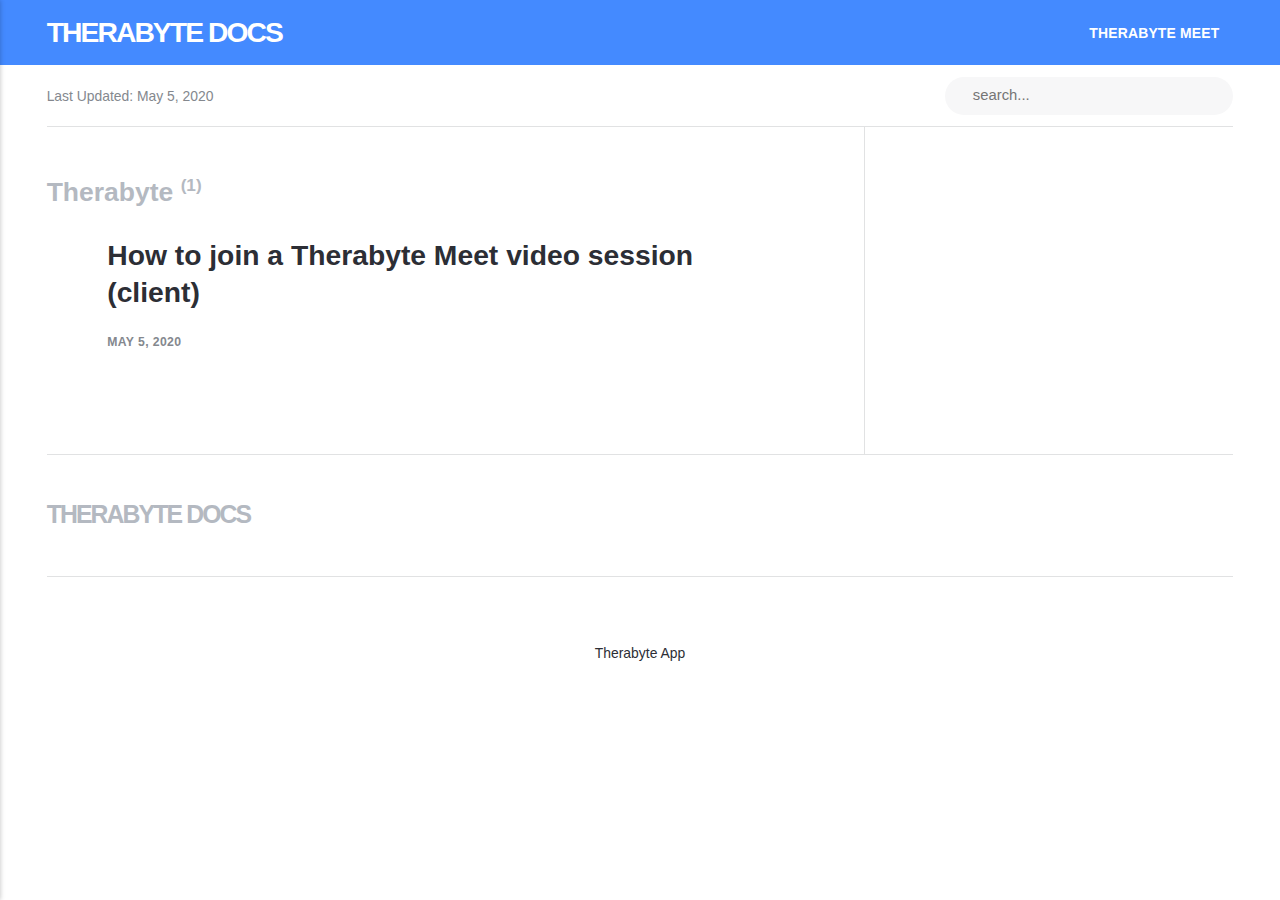
<file: authors/therabyte/index.html>
<!DOCTYPE html><html lang="en"><head><meta charset="utf-8"><meta http-equiv="X-UA-Compatible" content="IE=edge"><meta name="viewport" content="width=device-width,initial-scale=1"><title>Author: Therabyte - Therabyte Docs</title><meta name="robots" content="noindex,nofollow"><meta name="generator" content="Publii Open-Source CMS for Static Site"><link rel="alternate" type="application/atom+xml" href="https://therabyte-app.github.io/feed.xml"><link rel="alternate" type="application/json" href="https://therabyte-app.github.io/feed.json"><meta property="og:title" content="Therabyte"><meta property="og:site_name" content="Therabyte Docs"><meta property="og:description" content=""><meta property="og:url" content="https://therabyte-app.github.io/authors/therabyte/"><meta property="og:type" content="website"><style>:root {
                --body-font: -apple-system, BlinkMacSystemFont, "Segoe UI", Roboto, Oxygen, Ubuntu, Cantarell, "Fira Sans", "Droid Sans", "Helvetica Neue", Arial, sans-serif, "Apple Color Emoji", "Segoe UI Emoji", "Segoe UI Symbol";
                --heading-font: var(--body-font);
                --post-entry-font: var(--body-font);
                --logo-font: var(--body-font);
                --menu-font: var(--body-font)
            }</style><link rel="stylesheet" href="https://therabyte-app.github.io/assets/css/style.css?v=1eb74213dae241045d1b40fe8de5ded4"><script type="application/ld+json">{"@context":"http://schema.org","@type":"Organization","name":"Therabyte Docs","url":"https://therabyte-app.github.io/"}</script></head><body><header class="topbar" id="js-header"><div class="topbar__inner"><a class="logo" href="https://therabyte-app.github.io/">Therabyte Docs</a><nav class="navbar"><button class="navbar__toggle" aria-label="Menu" aria-haspopup="true" aria-expanded="false"><span class="navbar__toggle-box"><span class="navbar__toggle-inner">Menu</span></span></button><ul class="navbar__menu"><li><a href="https://therabyte-app.github.io/how-to-join-a-therabyte-meet-video-session-client/" target="_self">Therabyte Meet</a></li></ul></nav></div></header><div class="content"><div class="infobar"><div class="infobar__update">Last Updated: <time datetime="2020-05-05T04:08">May 5, 2020</time></div><div class="infobar__search"><form action="https://therabyte-app.github.io/search.html"><input type="search" name="q" placeholder=" search..."> <button type="submit" aria-label="Search"><svg width="15px" height="14px"><use xlink:href="https://therabyte-app.github.io/assets/svg/svg-map.svg#search"/></svg></button></form></div></div><main class="main"><div class="page"><div><h1 class="page__title box__title">Therabyte <sup>(1)</sup></h1></div></div><div class="l-grid l-grid--2col-1-4"><article class="c-card"><div class="c-card__wrapper"><header class="u-header"><h2 class="h5 c-card__title"><a href="https://therabyte-app.github.io/how-to-join-a-therabyte-meet-video-session-client/">How to join a Therabyte Meet video session (client)</a></h2><div class="u-header__meta u-small"><time datetime="2020-05-05T03:05">May 5, 2020</time></div></header></div></article></div></main><div class="sidebar"></div><footer class="footer"><a class="footer__logo" href="https://therabyte-app.github.io/">Therabyte Docs</a><nav><ul class="footer__nav"></ul></nav><div class="footer__copyright"><p><a href="https://therabyte.app" target="_blank" rel="noopener">Therabyte App</a></p></div></footer></div><script>window.publiiThemeMenuConfig = {    
        mobileMenuMode: 'sidebar',
        animationSpeed: 300,
        submenuWidth: 'auto',
        doubleClickTime: 500,
        mobileMenuExpandableSubmenus: true, 
        relatedContainerForOverlayMenuSelector: '.navbar',
   };</script><script defer="defer" src="https://therabyte-app.github.io/assets/js/scripts.min.js?v=225cfb4a7e546edee710c4f1208e81e2"></script><script>var images = document.querySelectorAll('img[loading]');

      for (var i = 0; i < images.length; i++) {
         if (images[i].complete) {
               images[i].classList.add('is-loaded');
         } else {
               images[i].addEventListener('load', function () {
                  this.classList.add('is-loaded');
               }, false);
         }
      }</script></body></html>
</file>
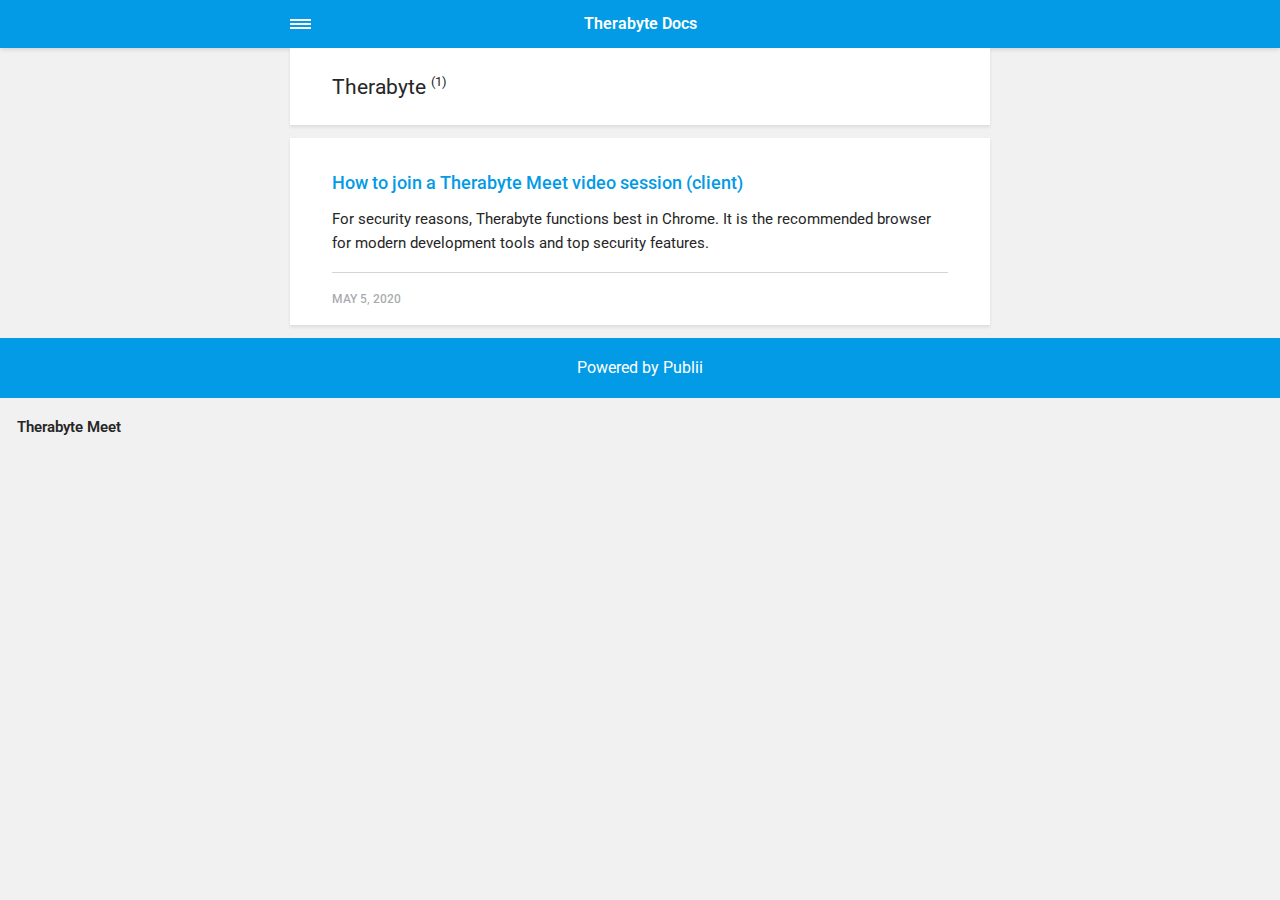
<file: amp/authors/therabyte/index.html>
<!doctype html><html amp lang="en"><head><meta charset="utf-8"><title>Author: Therabyte - Therabyte Docs</title><link rel="canonical" href="https://therabyte-app.github.io/authors/therabyte/"><meta name="viewport" content="width=device-width,minimum-scale=1,initial-scale=1"><link href="https://fonts.googleapis.com/css?family=Roboto:400,700&display=swap" rel="stylesheet" type="text/css"><script async custom-element="amp-sidebar" src="https://cdn.ampproject.org/v0/amp-sidebar-0.1.js"></script><script async custom-element="amp-iframe" src="https://cdn.ampproject.org/v0/amp-iframe-0.1.js"></script><script async custom-element="amp-video" src="https://cdn.ampproject.org/v0/amp-video-0.1.js"></script><script type="application/ld+json">{"@context":"http://schema.org","@type":"Organization","name":"Therabyte Docs","url":"https://therabyte-app.github.io/amp/"}</script><style amp-custom>article,
aside,
footer,
header,
hgroup,
main,
nav,
section {
  display: block; }

*,
*:before,
*:after {
  -webkit-box-sizing: content-box;
  box-sizing: content-box;
  margin: 0;
  padding: 0; }

li {
  list-style: none; }

amp-img {
  max-width: 100%; }

button,
input,
select,
textarea {
  font: inherit; }

html {
  font-size: 1rem; }

body {
  background: #f1f1f1;
  color: #262626;
  font-family: -apple-system, BlinkMacSystemFont, "Segoe UI", Roboto, Oxygen-Sans, Ubuntu, Cantarell, "Helvetica Neue", sans-serif;
  line-height: 1.6; }

a {
  color:  #039be5;
  text-decoration: none;
  -webkit-transition: all 0.12s linear 0s;
  -o-transition: all 0.12s linear 0s;
  transition: all 0.12s linear 0s; }

a:hover {
  color: #262626;
  text-decoration: underline;
  -webkit-text-decoration-skip: ink;
  text-decoration-skip: ink; }

a:active {
  color: #262626; }

a:focus {
  outline: 2px dotted #039be5; }

figure,
blockquote,
p,
ul,
ol,
dl,
table,
hr,
fieldset {
  margin-top: 1.6rem; }

h1,
h2,
h3,
h4,
h5,
h6 {
  color: #262626;
  font-family: -apple-system, BlinkMacSystemFont, "Segoe UI", Roboto, Oxygen-Sans, Ubuntu, Cantarell, "Helvetica Neue", sans-serif;
  font-weight: 500;
  line-height: 1.2;
  margin-top: 2.13333rem; }

h1 {
  font-size: 1.67583rem;
  font-weight: normal; }

h2 {
  font-size: 1.4729rem; }

h3 {
  font-size: 1.29454rem; }

h4 {
  font-size: 1.13778rem; }

h5 {
  font-size: 1rem; }

h6 {
  font-size: 0.87891rem; }

h2 + p,
h3 + p,
h4 + p,
h5 + p,
h6 + p {
  margin-top: 0.8rem; }

b,
strong {
  font-weight: 600; }

blockquote {
  color: #6c7175;
  font-family: "Droid Serif", "Times", "Source Serif Pro", serif;
  font-style: italic;
  padding: 1.33333rem 0.53333rem 1.33333rem 3.2rem;
  position: relative; }
  blockquote:before {
    display: block;
    content: "\201C";
    font-size: 4.41226rem;
    position: absolute;
    left: 0;
    top: -12px;
    color: rgba(108, 113, 117, 0.5); }
  blockquote > :nth-child(1) {
    margin-top: 0; }

ul,
ol {
  margin-left: 2rem; }
  ul > li,
  ol > li {
    list-style: inherit;
    padding: 0 0 0.26667rem 0.26667rem; }

dl dt {
  color: #262626;
  font-weight: 600; }

code,
pre {
  background-color: #f1f1f1;
  font-family: monospace; }

pre {
  margin: 1.6rem 0 0;
  padding: 1.6rem;
  white-space: pre-wrap;
  word-wrap: break-word;
  overflow-x: auto; }
  pre > code {
    color: #262626;
    padding: 0; }

code {
  border-radius: 3px;
  color: #262626;
  padding: 0.26667rem 0.53333rem; }

table {
  border-collapse: collapse;
  border-spacing: 0;
  border: 1px solid #d4d4d4;
  width: 100%;
  overflow-x: auto;
  vertical-align: top;
  text-align: left;
  white-space: nowrap; }
  table th {
    font-weight: 500;
    padding: 0.53333rem 1.06667rem; }
  table tr {
    border-bottom: 1px solid #d4d4d4; }
    table tr:nth-child(2n) {
      background: #f1f1f1; }
  table td {
    padding: 0.53333rem 1.06667rem; }

figcaption {
  clear: both;
  color: rgba(108, 113, 117, 0.6);
  font-size: 0.82397rem;
  margin: 0.8rem 0 0;
  text-align: center; }

sub,
sup {
  font-size: 65%; }

hr {
  border: 0;
  height: 0;
  border-top: 1px solid rgba(0, 0, 0, 0.1);
  border-bottom: 1px solid rgba(255, 255, 255, 0.3); }

.btn, [type=button],
[type=submit],
button {
  background: #039be5;
  border: none;
  border-radius: 2px;
  color: #ffffff;
  cursor: pointer;
  display: inline-block;
  font-size: 0.87891rem;
  font-weight: 500;
  line-height: 1.9;
  padding: 0.53333rem 1.33333rem;
  text-align: center;
  text-decoration: none;
  -webkit-transition: all .15s ease;
  -o-transition: all .15s ease;
  transition: all .15s ease;
  width: auto; }
  .btn:hover, [type=button]:hover,
  [type=submit]:hover,
  button:hover {
    background: #262626;
    color: #ffffff; }
  .btn:focus, [type=button]:focus,
  [type=submit]:focus,
  button:focus {
    outline: none; }
  .btn-outline {
    border: 1px solid #ddd;
    background: #ffffff;
    border-radius: 3px;
    color: #262626; }

[type=button],
[type=submit],
button {
  text-transform: uppercase;
  -webkit-appearance: none;
  -moz-appearance: none; }

.navbar {
  background: #039be5;
  -webkit-box-shadow: 0 0 6px 0 rgba(0, 0, 0, 0.2);
  box-shadow: 0 0 6px 0 rgba(0, 0, 0, 0.2);
  line-height: 3;
  max-height: 4rem; }
  .navbar > div {
    -webkit-box-align: center;
    -ms-flex-align: center;
    align-items: center;
    display: -webkit-box;
    display: -ms-flexbox;
    display: flex;
    -webkit-box-pack: center;
    -ms-flex-pack: center;
    justify-content: center;
    text-align: left;
    max-width: 700px;
    margin: 0 auto; }
  .navbar a {
    color: #ffffff;
    text-decoration: none; }
  .navbar-sidebar-toggle {
    left: 0;
    position: relative;
    text-indent: -99999rem; }
    .navbar-sidebar-toggle:before {
      content: "";
      display: block;
      border-top: 0.375rem double #ffffff;
      border-bottom: 0.125rem solid #ffffff;
      height: 0.125rem;
      position: absolute;
      text-indent: 0;
      top: 50%;
      width: 1.3rem;
      -webkit-transform: translate(0px, -50%);
      -ms-transform: translate(0px, -50%);
      transform: translate(0px, -50%); }


.logo {
            display: inline-block;
  font-weight: 600;
  line-height: 1;
            margin: 0 auto;
            height: 2rem;
            text-indent: -9999px;
            width: 240px;vertical-align: middle;
        }
        .logo.logo-text {
            line-height: 2;
            text-align: center;
            text-indent: 0;
        }

amp-sidebar {
  background: #ffffff;
  width: 240px; }
  amp-sidebar > ul {
    margin: 0.8rem 0 0;
    padding: 0; }
    amp-sidebar > ul ul {
      border-left: 1px solid #d4d4d4;
      margin: 0.53333rem 0 0; }
    amp-sidebar > ul li {
      color: #262626;
      font-size: 0.9375rem;
      font-weight: 600;
      list-style: none;
      line-height: 1.4;
      padding: 0.42667rem 1.06667rem; }
      amp-sidebar > ul li li {
        font-weight: normal;
        padding: 0.26667rem 0 0.26667rem 1.06667rem; }
    amp-sidebar > ul a,
    amp-sidebar > ul a:visited {
      color: #262626; }

.bg-white {
  background: #ffffff; }

.wrap-page {
  max-width: 700px;
  margin: 0 auto; }

@media all and (max-width: 43.6875em) {
  .wrap-inner {
    padding: 0 6%; } }

.page-title {
  background: #ffffff;
  -webkit-box-shadow: 0 2px 3px rgba(38, 38, 38, 0.1);
  box-shadow: 0 2px 3px rgba(38, 38, 38, 0.1);
  margin-bottom: 0.8rem;
  padding: 1.6rem 6%; }
  .page-title > h1 {
    margin: 0;
    font-size: 1.29454rem; }
  .page-title > p {
    font-size: 0.87891rem;
    color: #6c7175;
    line-height: 1.3;
    margin: 0.26667rem 0 0; }
  .page-title-author {
    border-radius: 50%;
    float: left;
    height: 2.5rem;
    width: 2.5rem; }
    .page-title-author + h1 {
      margin-left: 3.5rem; }
      .page-title-author + h1 + p {
        margin-left: 3.5rem; }

.card {
  background: #ffffff;
  -webkit-box-shadow: 0 2px 3px rgba(38, 38, 38, 0.1);
  box-shadow: 0 2px 3px rgba(38, 38, 38, 0.1);
  margin-bottom: 0.8rem;
  padding-bottom: 1.06667rem; }

  .card-meta {
    border-top: 1px solid #d4d4d4;
    color: rgba(108, 113, 117, 0.6);
    font-size: 0.7242rem;
    font-weight: 500;
    margin-top: 1.06667rem;
    padding-top: 1.06667rem;
    text-transform: uppercase; }
    .card-meta a + time:before {
      content: "";
      background: #d4d4d4;
      display: inline-block;
      height: 3px;
      margin: 0 8px;
      width: 3px;
      vertical-align: middle;
      border-radius: 50%; }
  .card-text {
    font-size: 0.9375rem;
    overflow: hidden;
    padding: 0 6%; }
    .card-text h2 {
      font-size: 1.13778rem; }

.post {
  margin-bottom: 2.13333rem; }
  .post-featured-image {
    margin-top: 0;
    position: relative; }
    .post-featured-image > figcaption {
      background: rgba(0, 0, 0, 0.5);
      border-radius: 3px;
      color: #ffffff;
      position: absolute;
      bottom: 0.8rem;
      padding: 0 0.26667rem;
      right: 6%; }
  .post-header {
    margin-bottom: 2.13333rem; }
  .post-meta {
    border-bottom: 1px solid #d4d4d4;
    color: rgba(108, 113, 117, 0.6);
    font-size: 0.7242rem;
    font-weight: 500;
    margin-top: 1.06667rem;
    padding-bottom: 1.06667rem;
    text-transform: uppercase; }
    .post-meta a + time:before {
      content: "";
      background: #d4d4d4;
      display: inline-block;
      height: 3px;
      margin: 0 8px;
      width: 3px;
      vertical-align: middle;
      border-radius: 50%; }
  .post-tag {
    margin: 0; }
    .post-tag > li {
      display: inline-block;
      padding: 0; }
      .post-tag > li a {
        background: #f1f1f1;
        border-radius: 2px;
        color: #6c7175;
        font-size: 0.77248rem;
        display: inline-block;
        margin: 0 0.26667rem 0.26667rem 0;
        padding: 0.26667rem 0.53333rem; }
        .post-tag > li a:hover {
          background: #039be5;
          color: #ffffff;
          text-decoration: none; }
  .post-share {
    display: -webkit-box;
    display: -ms-flexbox;
    display: flex;
    -webkit-box-orient: horizontal;
    -webkit-box-direction: normal;
    -ms-flex-direction: row;
    flex-direction: row;
    -webkit-box-pack: justify;
    -ms-flex-pack: justify;
    justify-content: space-between;
    margin-top: 1.6rem;
    width: 100%; }
    .post-share amp-social-share {
      -webkit-box-flex: 1;
      -ms-flex: 1 0 auto;
      flex: 1 0 auto;
      background-size: 24px; }
  .post-scroll {
    color: #ffffff;
    background: #039be5;
    bottom: 10px;
    border-radius: 50%;
    border: none;
    -webkit-box-shadow: 0 1px 1.5px 0 rgba(38, 38, 38, 0.12), 0 1px 1px 0 rgba(38, 38, 38, 0.24);
    box-shadow: 0 1px 1.5px 0 rgba(38, 38, 38, 0.12), 0 1px 1px 0 rgba(38, 38, 38, 0.24);
    font-size: 1.13778rem;
    height: 46px;
    opacity: 0;
    outline: none;
    position: fixed;
    padding: 0;
    right: 4%;
    visibility: hidden;
    width: 46px;
    z-index: 9999; }
    .post-scroll-marker {
      height: 0px;
      position: absolute;
      top: 100px;
      width: 0px; }
        .post-pagination {
    background: #f1f1f1;
    -webkit-box-shadow: inset 0 2px 3px rgba(38, 38, 38, 0.1);
    box-shadow: inset 0 2px 3px rgba(38, 38, 38, 0.1);
    border-top: 1px solid #d4d4d4;
    padding: 1.06667rem 0; }
    .post-pagination > div {
      line-height: 1.2;
      padding: 0.53333rem 1.06667rem;
      text-align: center; }
      .post-pagination > div span {
        display: block;
        color: #6c7175;
        font-size: 0.7242rem;
        font-weight: 500;
        margin-bottom: 0.26667rem;
        text-transform: uppercase; }
    .post-pagination-prev a:before {
      content: "\2190";
      margin-right: 0.26667rem; }
    .post-pagination-next a:after {
      content: "\2192";
      margin-left: 0.26667rem; }

aside {
  margin: 1.6rem 0 0; }

.align-left {
  text-align: left; }

.align-right {
  text-align: right; }

.align-center {
  text-align: center; }

.align-justify {
  text-align: justify; }

.msg {
  border-left: 2px solid transparent;
  padding: 1.06667rem 1.06667rem; }
  .msg--highlight {
    background-color: #fff8e6;
    border-color: #e2ac4f; }
  .msg--info {
    background: rgba(45, 97, 201, 0.03);
    border-color: #039be5; }
  .msg--success {
    background: #f7fbf6;
    border-color: #5ab44b; }
  .msg--warning {
    background: #fff3f3;
    border-color: #c06367;
    color: #a94442; }

.dropcap:first-letter {
  float: left;
  font-family: -apple-system, BlinkMacSystemFont, "Segoe UI", Roboto, Oxygen-Sans, Ubuntu, Cantarell, "Helvetica Neue", sans-serif;
  font-size: 2.16943rem;
  line-height: 0.7;
  margin-right: 0.53333rem;
  padding: 0.53333rem 0.53333rem 0.53333rem 0; }

.pagination {
  display: -webkit-box;
  display: -ms-flexbox;
  display: flex;
  -webkit-box-pack: justify;
  -ms-flex-pack: justify;
  justify-content: space-between;
  margin: 0.8rem 0; }
  .pagination > a {
    padding-left: 0;
    padding-right: 0;
    width: 49%; }
  .pagination-right {
    margin-left: auto; }

.bottom {
  background: #039be5;
  color: #ffffff;
  padding: 1.06667rem 4%;
  text-align: center; }</style><style amp-boilerplate>body{-webkit-animation:-amp-start 8s steps(1,end) 0s 1 normal both;-moz-animation:-amp-start 8s steps(1,end) 0s 1 normal both;-ms-animation:-amp-start 8s steps(1,end) 0s 1 normal both;animation:-amp-start 8s steps(1,end) 0s 1 normal both}@-webkit-keyframes -amp-start{from{visibility:hidden}to{visibility:visible}}@-moz-keyframes -amp-start{from{visibility:hidden}to{visibility:visible}}@-ms-keyframes -amp-start{from{visibility:hidden}to{visibility:visible}}@-o-keyframes -amp-start{from{visibility:hidden}to{visibility:visible}}@keyframes -amp-start{from{visibility:hidden}to{visibility:visible}}</style><noscript><style amp-boilerplate>body{-webkit-animation:none;-moz-animation:none;-ms-animation:none;animation:none}</style></noscript><script async src="https://cdn.ampproject.org/v0.js"></script><script custom-element="amp-animation" src="https://cdn.ampproject.org/v0/amp-animation-0.1.js" async></script><script custom-element="amp-position-observer" src="https://cdn.ampproject.org/v0/amp-position-observer-0.1.js" async></script></head><body><nav class="navbar wrap-inner" id="top"><div><a on="tap:navbar-sidebar.toggle" class="navbar-sidebar-toggle" title="Menu">Menu</a> <a class="logo logo-text" href="https://therabyte-app.github.io/amp/">Therabyte Docs</a></div></nav><main class="wrap-page"><div class="page-title"><h1>Therabyte <sup>(1)</sup></h1></div><article class="card"><div class="card-text"><h2><a href="https://therabyte-app.github.io/amp/how-to-join-a-therabyte-meet-video-session-client/">How to join a Therabyte Meet video session (client)</a></h2><p>For security reasons, Therabyte functions best in Chrome. It is the recommended browser for modern development tools and top security features.</p><p class="card-meta"><time datetime="2020-05-05T03:05">May 5, 2020</time></p></div></article></main><amp-animation id="showAnim" layout="nodisplay"><script type="application/json">{
                    "duration": "200ms",
                    "fill": "both",
                    "iterations": "1",
                    "direction": "alternate",
                    "animations": [{
                        "selector": ".post-scroll",
                        "keyframes": [{
                            "opacity": "1",
                            "visibility": "visible",
                            "transform": "scale(1)"
                        }]
                    }]
                }</script></amp-animation><amp-animation id="hideAnim" layout="nodisplay"><script type="application/json">{
                    "duration": "200ms",
                    "fill": "both",
                    "iterations": "1",
                    "direction": "alternate",
                    "animations": [{
                        "selector": ".post-scroll",
                        "keyframes": [{
                            "opacity": "0",
                            "visibility": "hidden",
                            "transform": "scale(0.1)"
                        }]
                    }]
                }</script></amp-animation><div class="post-scroll-marker"><amp-position-observer on="enter:hideAnim.start; exit:showAnim.start" layout="nodisplay"></amp-position-observer></div><button class="post-scroll" on="tap:top.scrollTo(duration=200)">&#8593;</button><footer class="bottom">Powered by Publii</footer><amp-sidebar id="navbar-sidebar" layout="nodisplay"><ul><li><a href="https://therabyte-app.github.io/amp/how-to-join-a-therabyte-meet-video-session-client/">Therabyte Meet</a></li></ul></amp-sidebar></body></html>
</file>
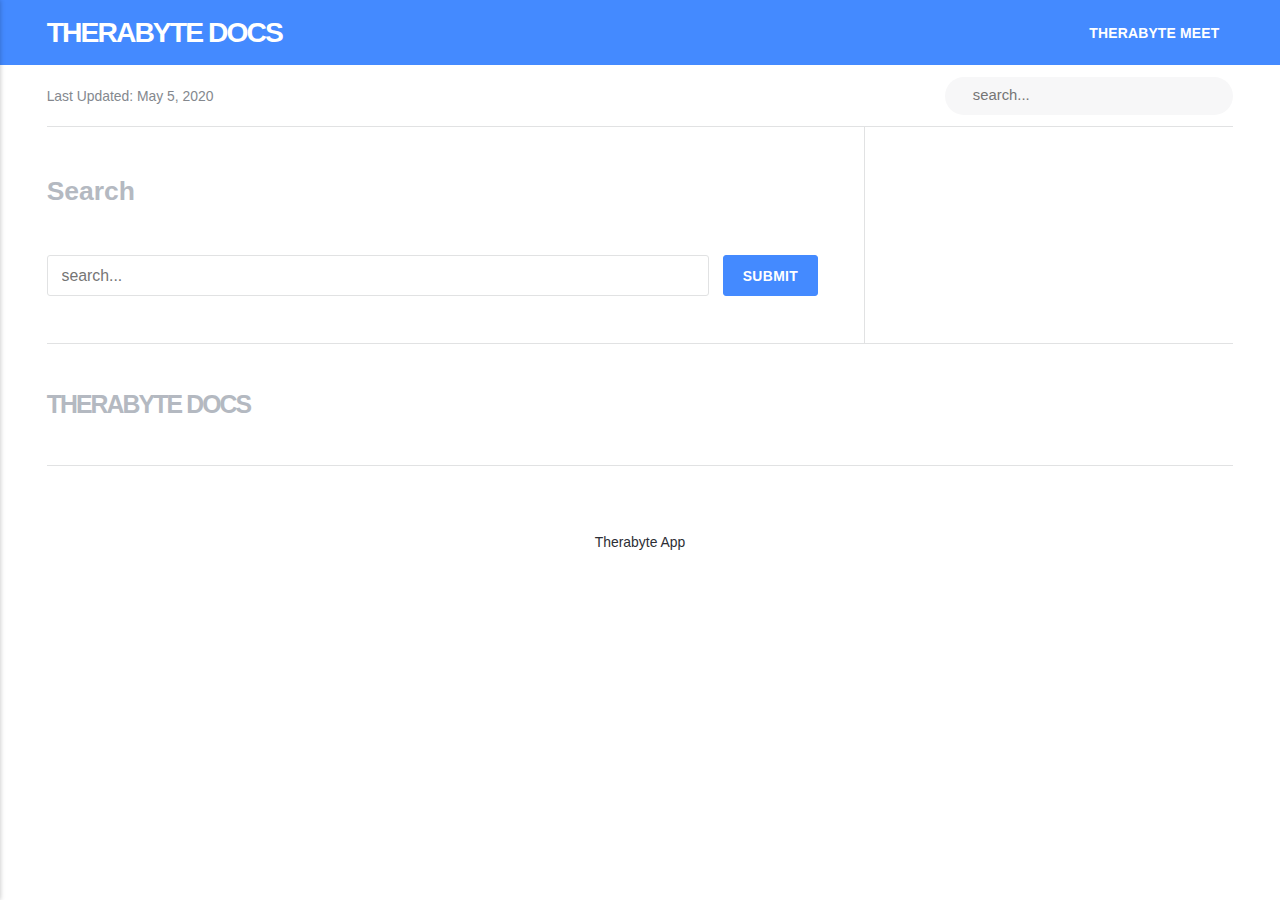
<file: search.html>
<!DOCTYPE html><html lang="en"><head><meta charset="utf-8"><meta http-equiv="X-UA-Compatible" content="IE=edge"><meta name="viewport" content="width=device-width,initial-scale=1"><title>Search - Therabyte Docs</title><meta name="robots" content="noindex,nofollow"><meta name="generator" content="Publii Open-Source CMS for Static Site"><link rel="alternate" type="application/atom+xml" href="https://therabyte-app.github.io/feed.xml"><link rel="alternate" type="application/json" href="https://therabyte-app.github.io/feed.json"><meta property="og:title" content="Therabyte Docs"><meta property="og:site_name" content="Therabyte Docs"><meta property="og:description" content=""><meta property="og:url" content="https://therabyte-app.github.io/"><meta property="og:type" content="website"><style>:root {
                --body-font: -apple-system, BlinkMacSystemFont, "Segoe UI", Roboto, Oxygen, Ubuntu, Cantarell, "Fira Sans", "Droid Sans", "Helvetica Neue", Arial, sans-serif, "Apple Color Emoji", "Segoe UI Emoji", "Segoe UI Symbol";
                --heading-font: var(--body-font);
                --post-entry-font: var(--body-font);
                --logo-font: var(--body-font);
                --menu-font: var(--body-font)
            }</style><link rel="stylesheet" href="https://therabyte-app.github.io/assets/css/style.css?v=1eb74213dae241045d1b40fe8de5ded4"><script type="application/ld+json">{"@context":"http://schema.org","@type":"Organization","name":"Therabyte Docs","url":"https://therabyte-app.github.io/"}</script></head><body><header class="topbar" id="js-header"><div class="topbar__inner"><a class="logo" href="https://therabyte-app.github.io/">Therabyte Docs</a><nav class="navbar"><button class="navbar__toggle" aria-label="Menu" aria-haspopup="true" aria-expanded="false"><span class="navbar__toggle-box"><span class="navbar__toggle-inner">Menu</span></span></button><ul class="navbar__menu"><li><a href="https://therabyte-app.github.io/how-to-join-a-therabyte-meet-video-session-client/" target="_self">Therabyte Meet</a></li></ul></nav></div></header><div class="content"><div class="infobar"><div class="infobar__update">Last Updated: <time datetime="2020-05-05T04:08">May 5, 2020</time></div><div class="infobar__search"><form action="https://therabyte-app.github.io/search.html"><input type="search" name="q" placeholder=" search..."> <button type="submit" aria-label="Search"><svg width="15px" height="14px"><use xlink:href="https://therabyte-app.github.io/assets/svg/svg-map.svg#search"/></svg></button></form></div></div><main class="main"><div class="page search"><h1 class="page__title box__title">Search</h1></div><form action="https://therabyte-app.github.io/search.html" class="search__form"><input type="search" name="q" placeholder="search..." class="search__input"> <button type="submit">Submit</button></form><script>(function () {
                var cx = '';
                var gcse = document.createElement('script');
                gcse.type = 'text/javascript';
                gcse.async = true;
                gcse.src = 'https://cse.google.com/cse.js?cx=' + cx;
                var s = document.getElementsByTagName('script')[0];
                s
                    .parentNode
                    .insertBefore(gcse, s);
            })();</script><gcse:searchresults-only></gcse:searchresults-only></main><div class="sidebar"></div><footer class="footer"><a class="footer__logo" href="https://therabyte-app.github.io/">Therabyte Docs</a><nav><ul class="footer__nav"></ul></nav><div class="footer__copyright"><p><a href="https://therabyte.app" target="_blank" rel="noopener">Therabyte App</a></p></div></footer></div><script>window.publiiThemeMenuConfig = {    
            mobileMenuMode: 'sidebar',
            animationSpeed: 300,
            submenuWidth: 'auto',
            doubleClickTime: 500,
            mobileMenuExpandableSubmenus: true, 
            relatedContainerForOverlayMenuSelector: '.navbar',
       };</script><script defer="defer" src="https://therabyte-app.github.io/assets/js/scripts.min.js?v=225cfb4a7e546edee710c4f1208e81e2"></script><script>var images = document.querySelectorAll('img[loading]');
    
          for (var i = 0; i < images.length; i++) {
             if (images[i].complete) {
                   images[i].classList.add('is-loaded');
             } else {
                   images[i].addEventListener('load', function () {
                      this.classList.add('is-loaded');
                   }, false);
             }
          }</script></body></html>
</file>
